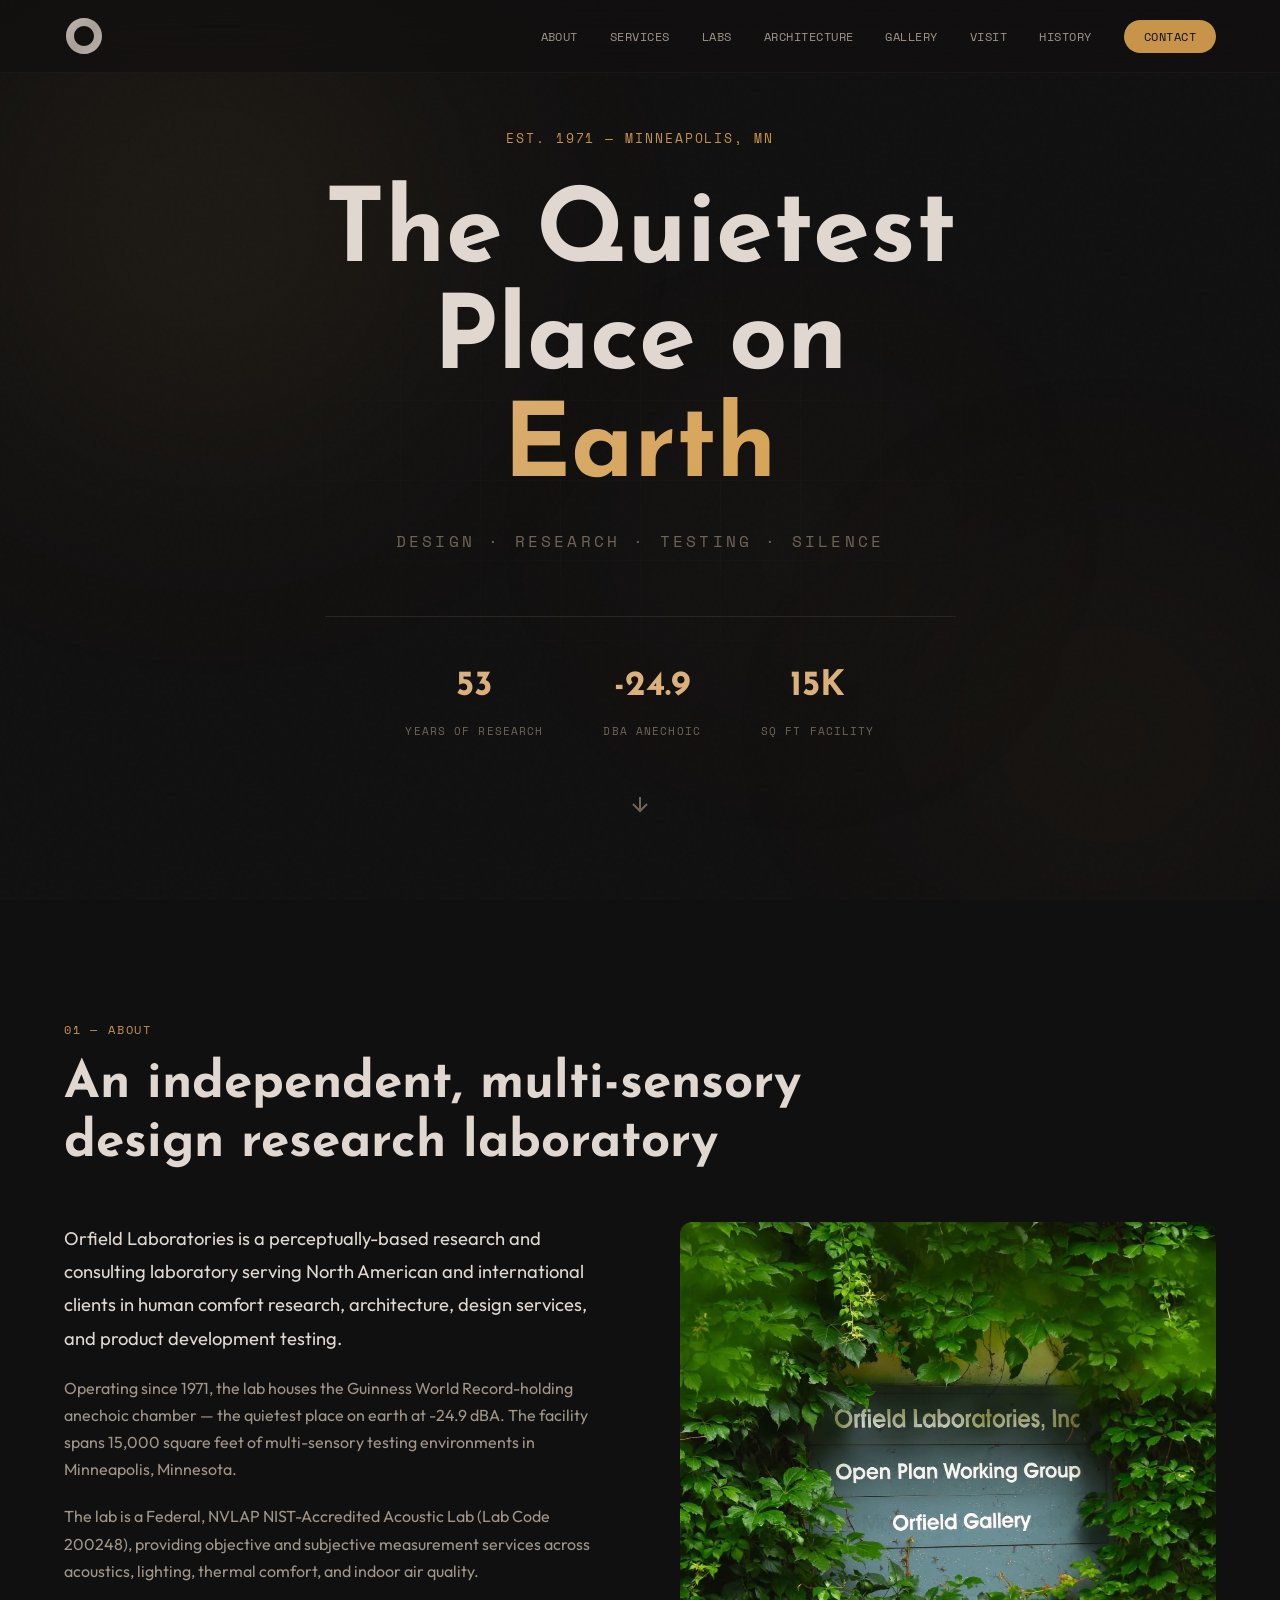
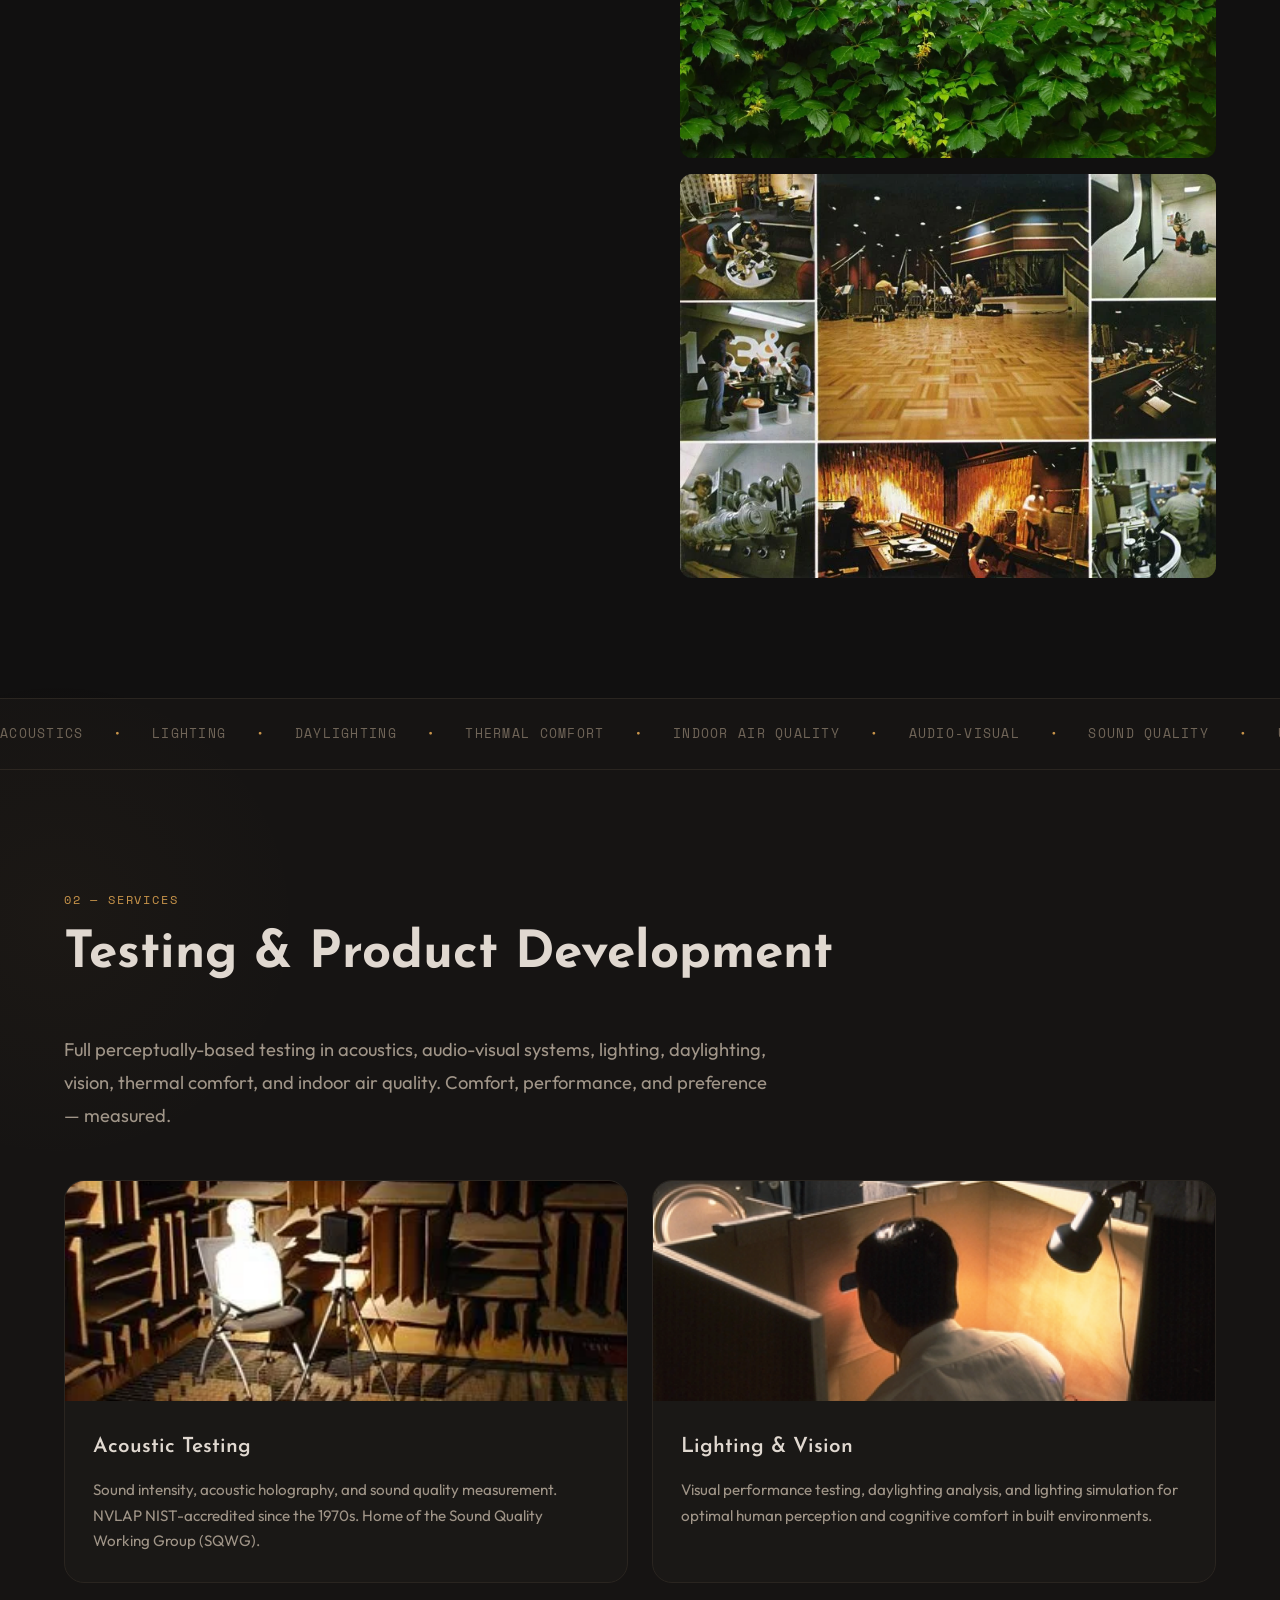
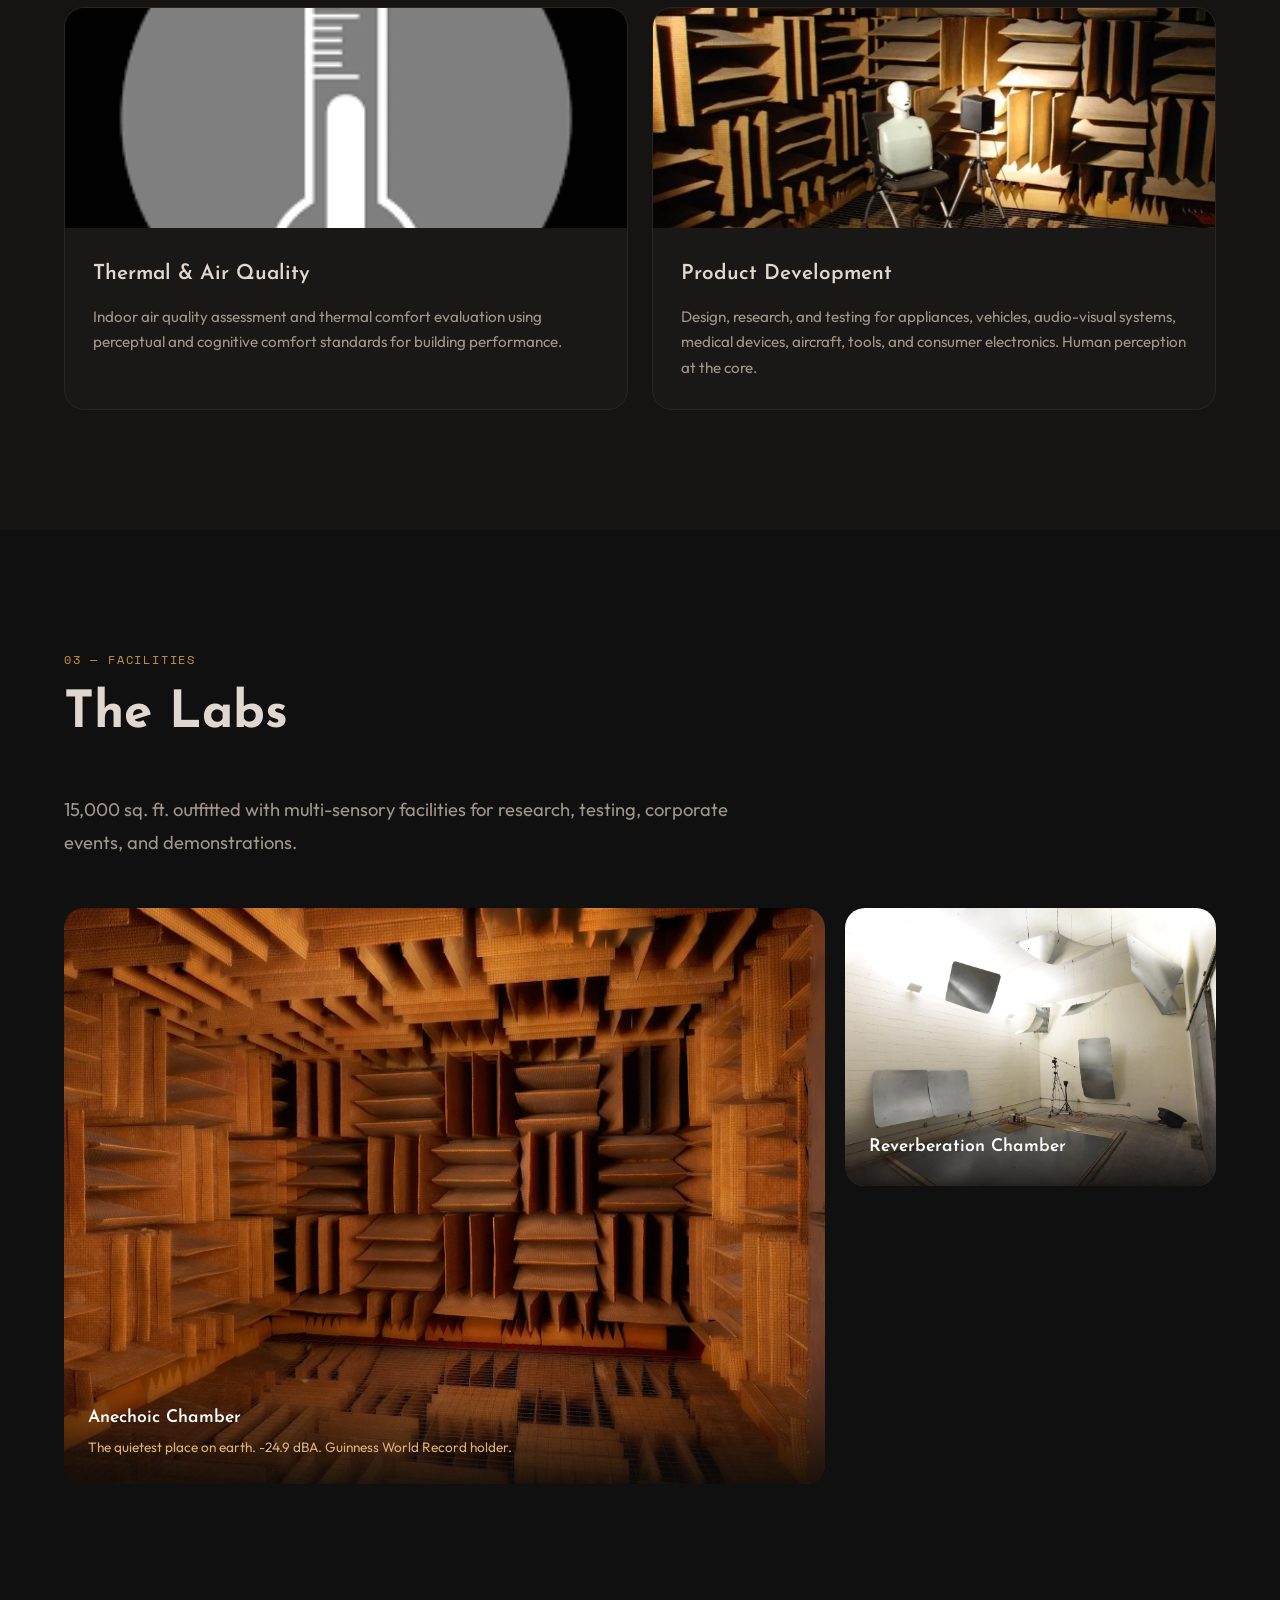
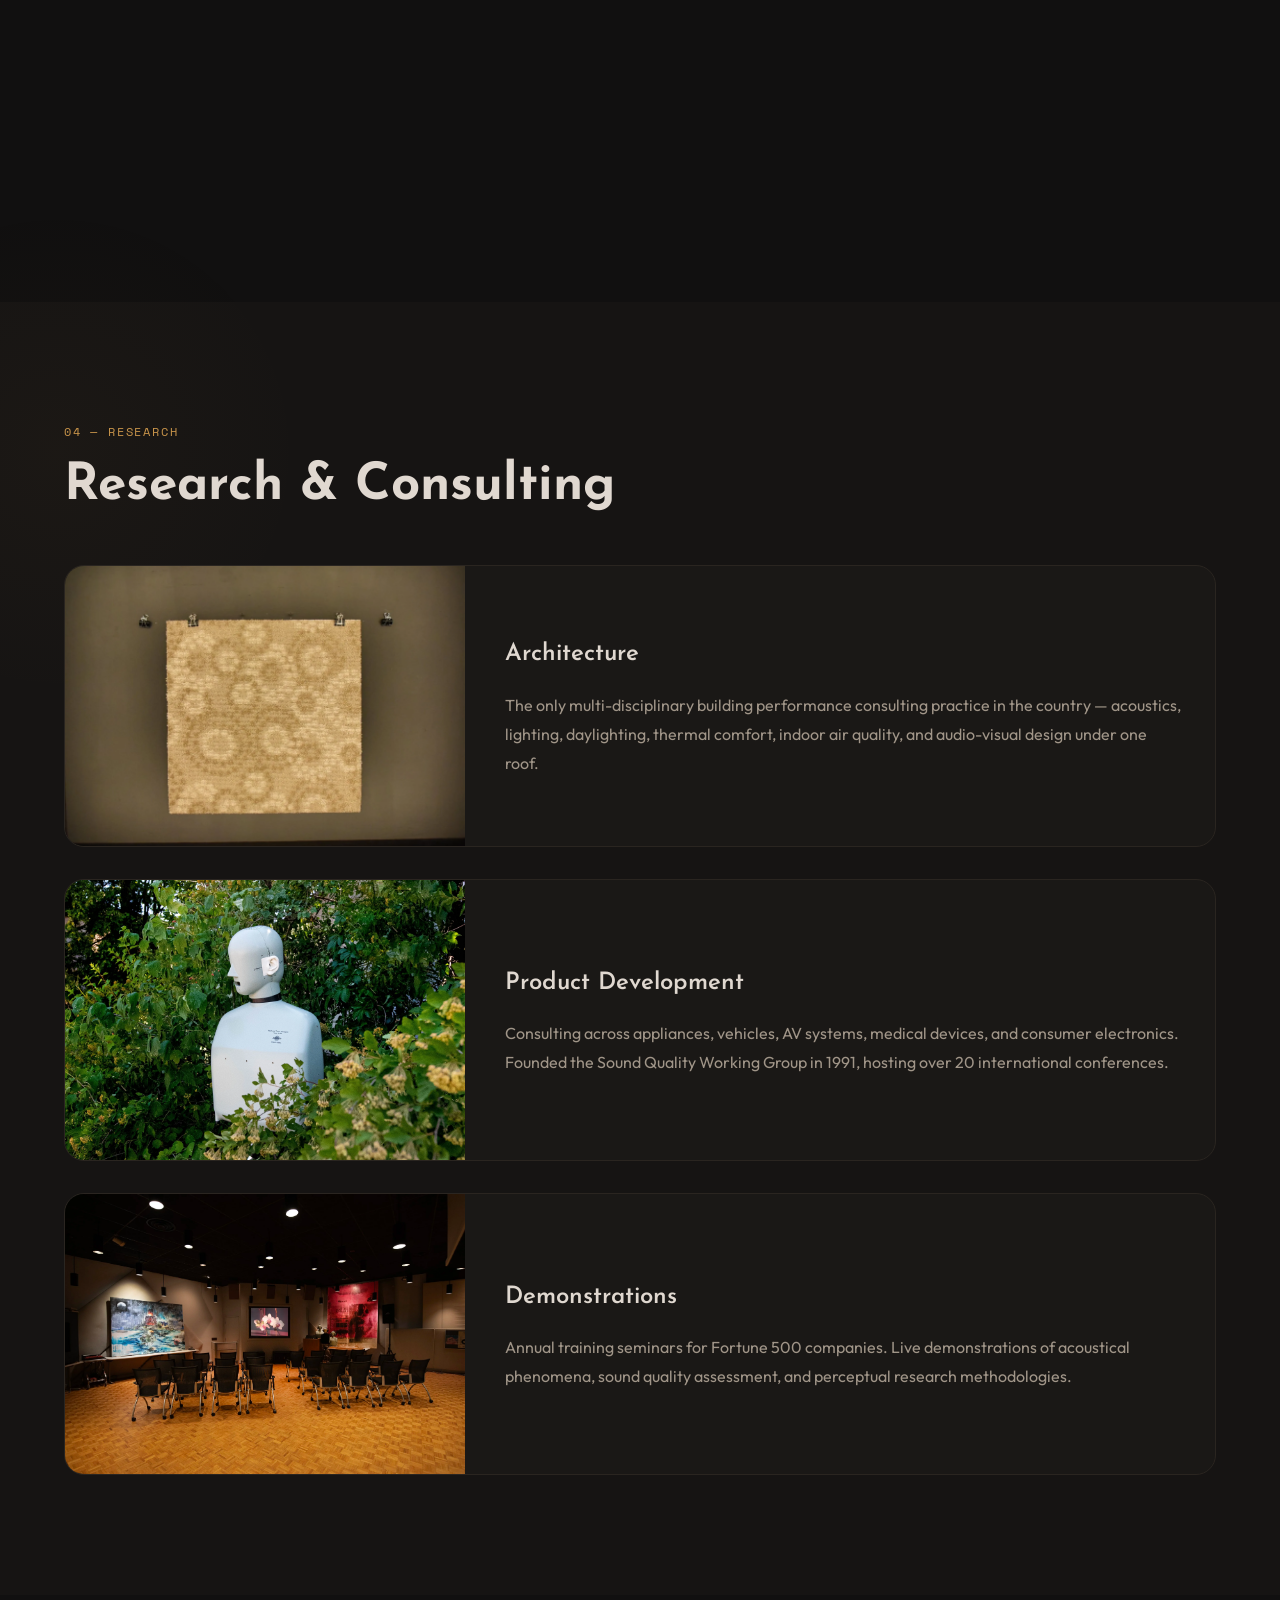
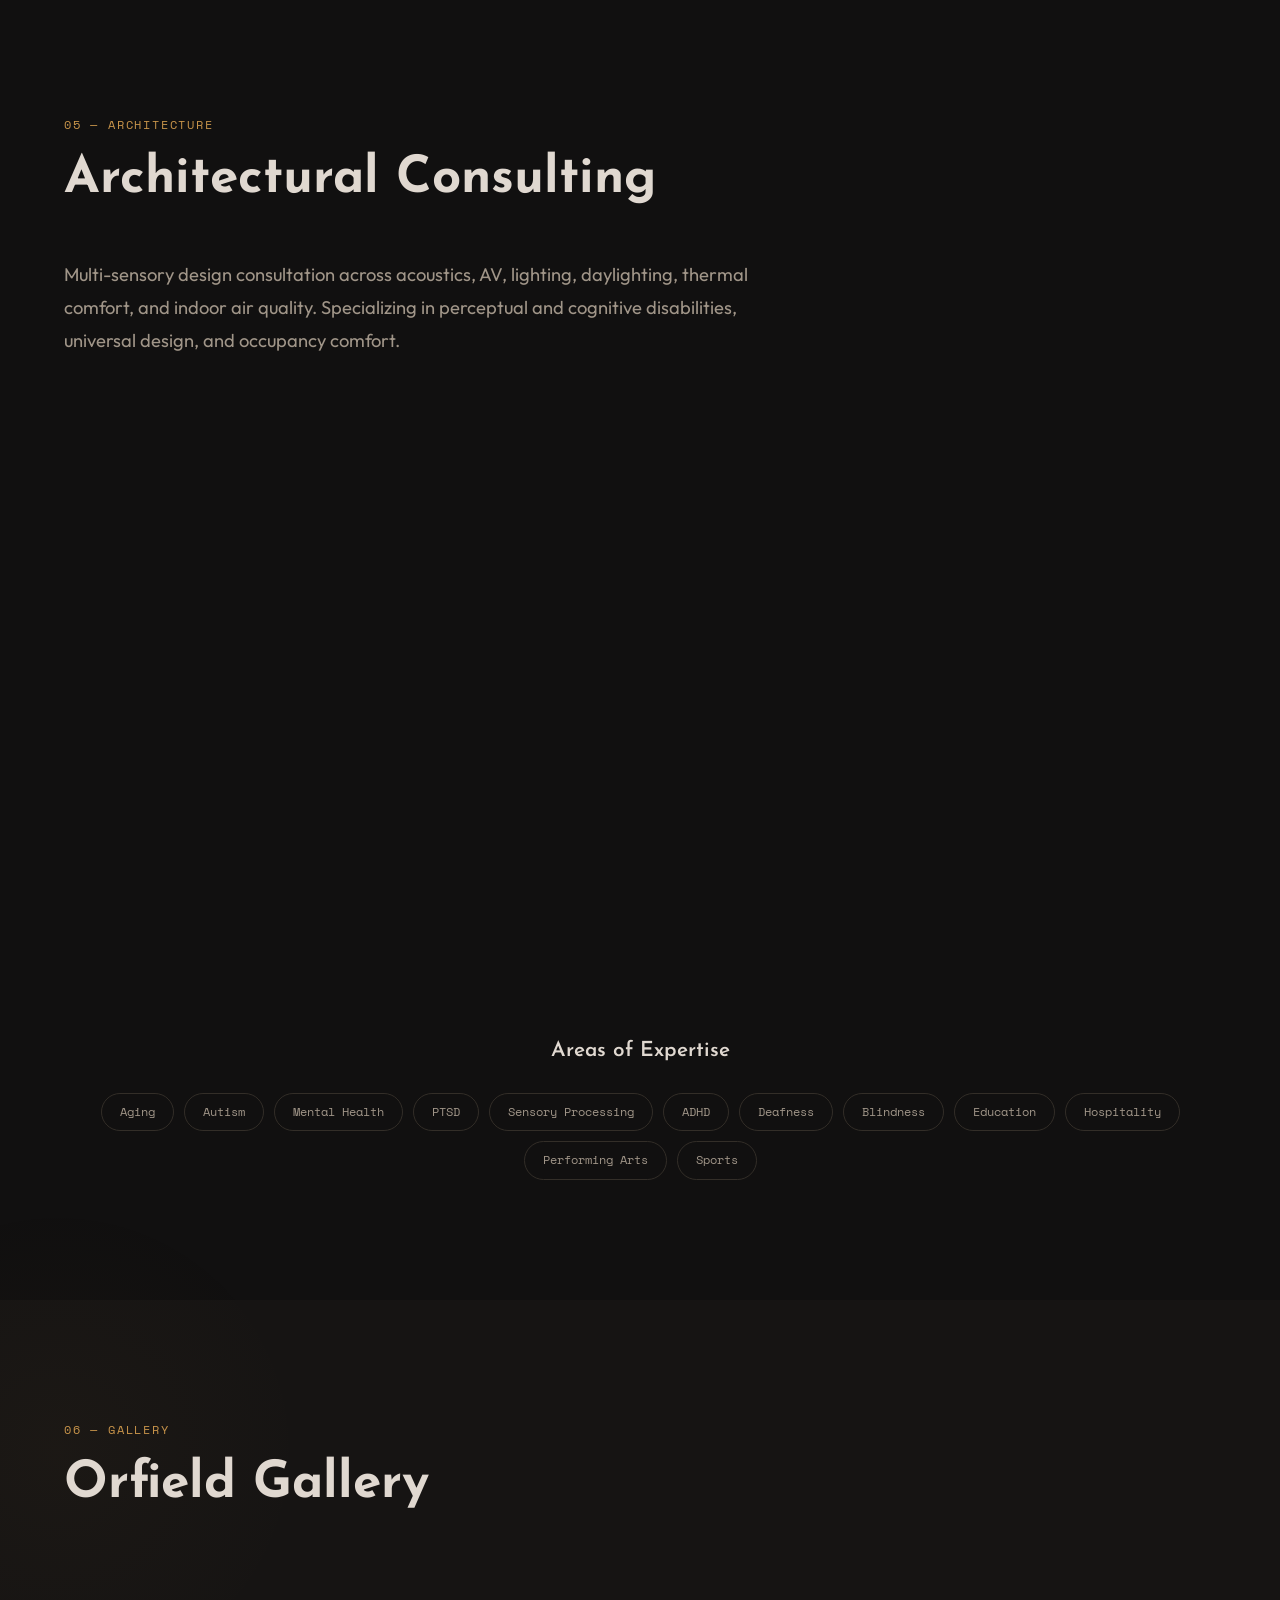
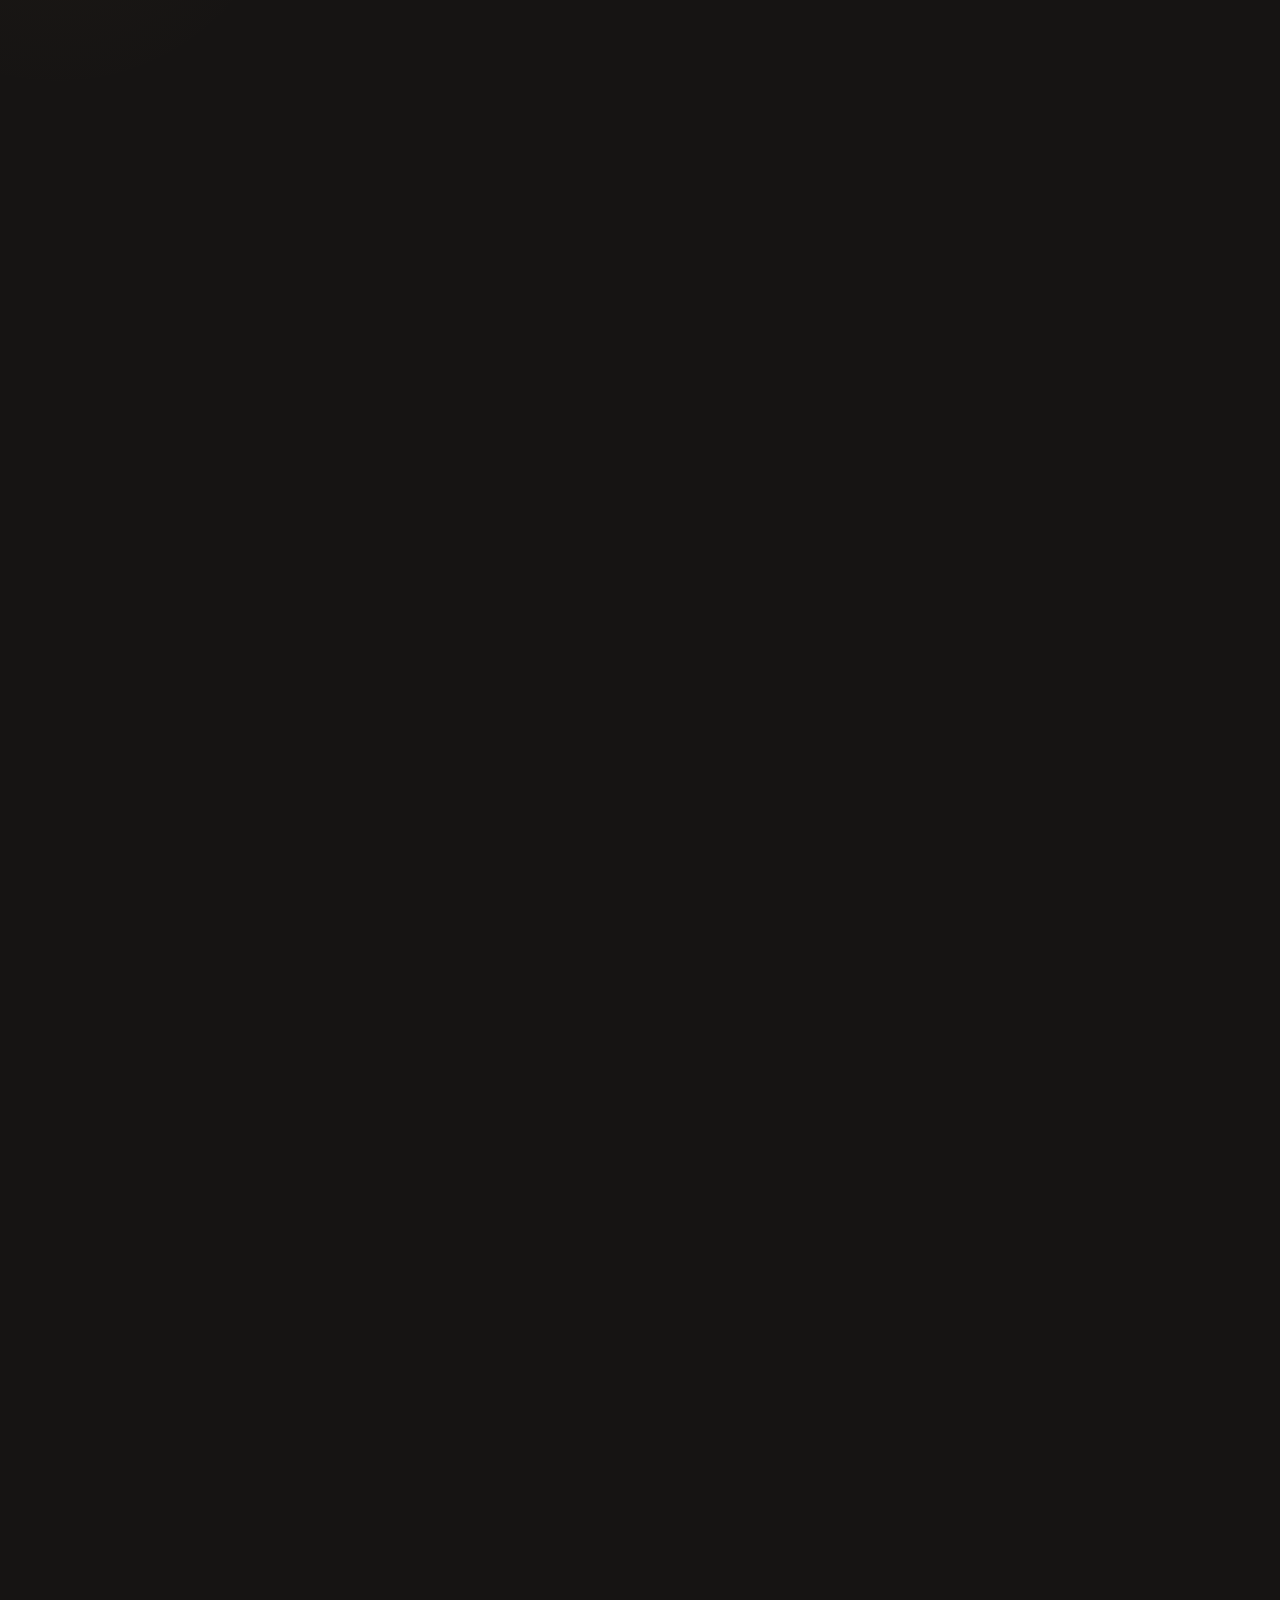
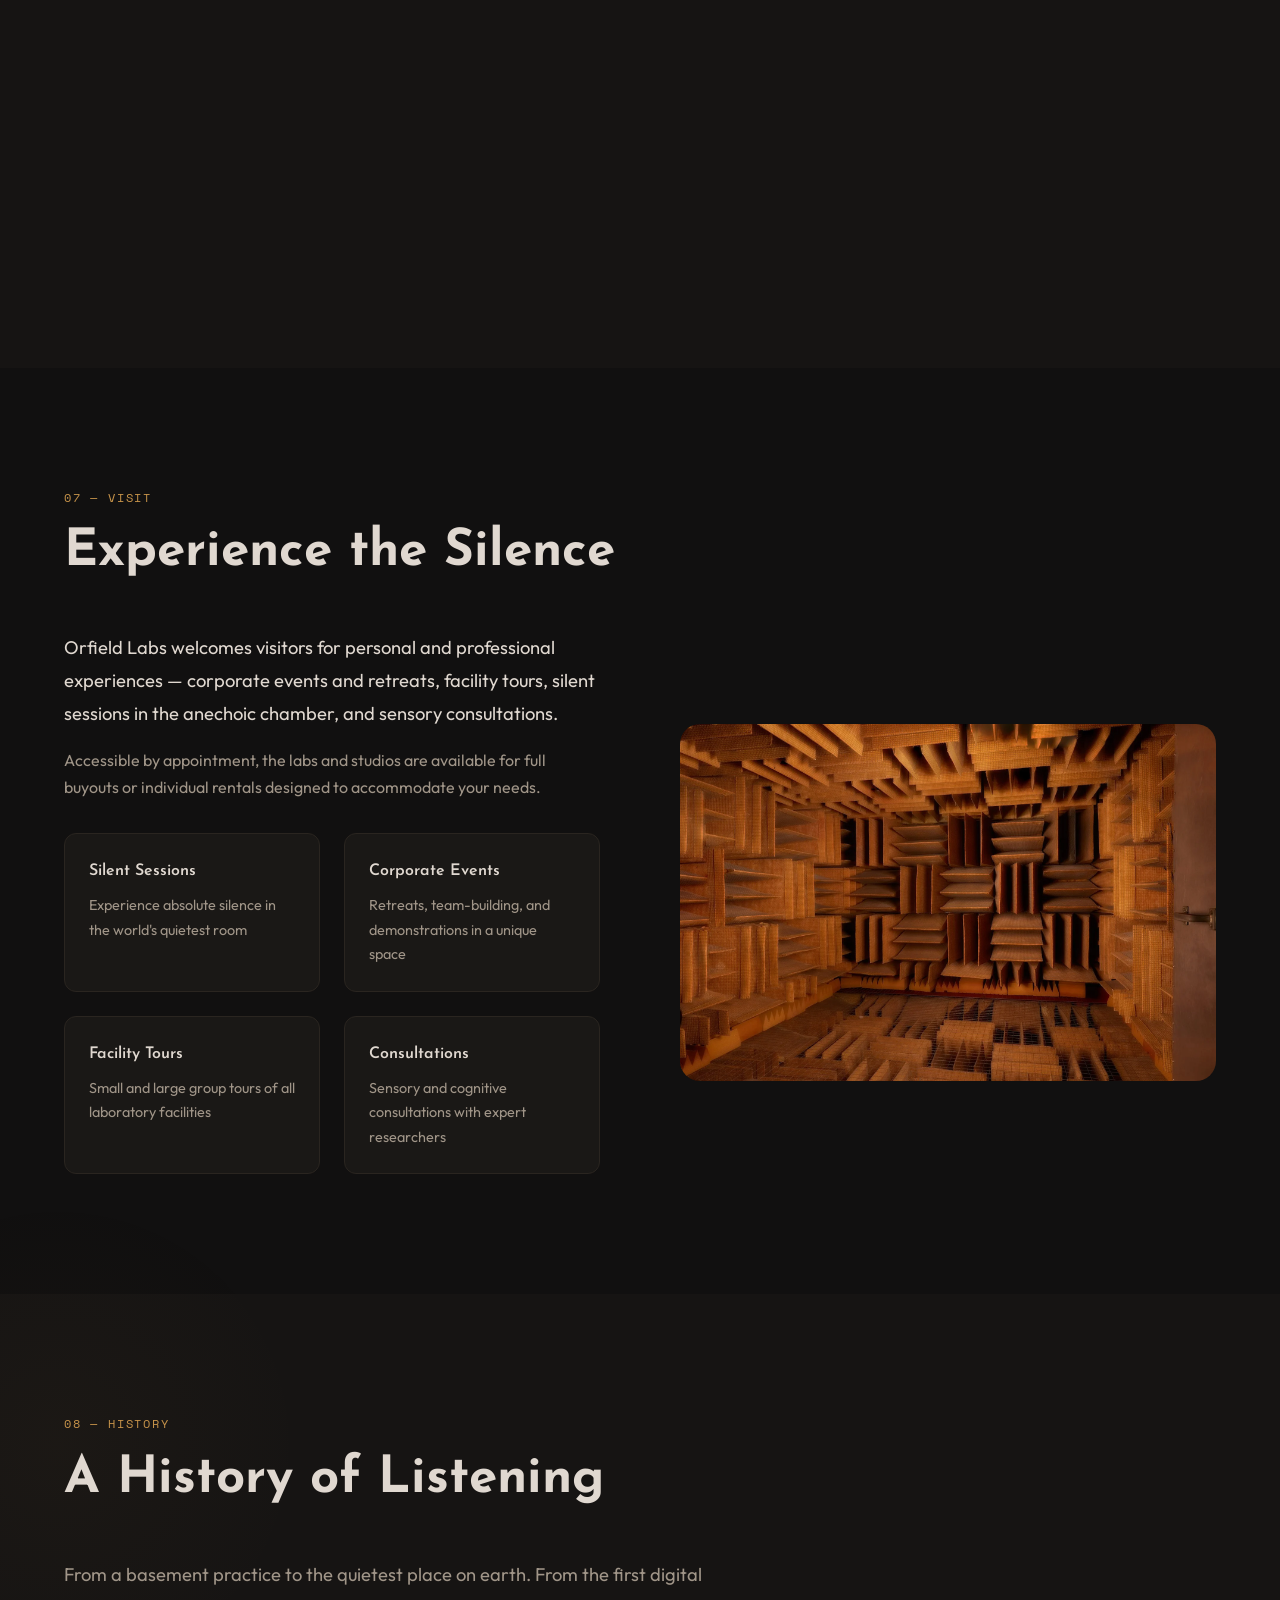
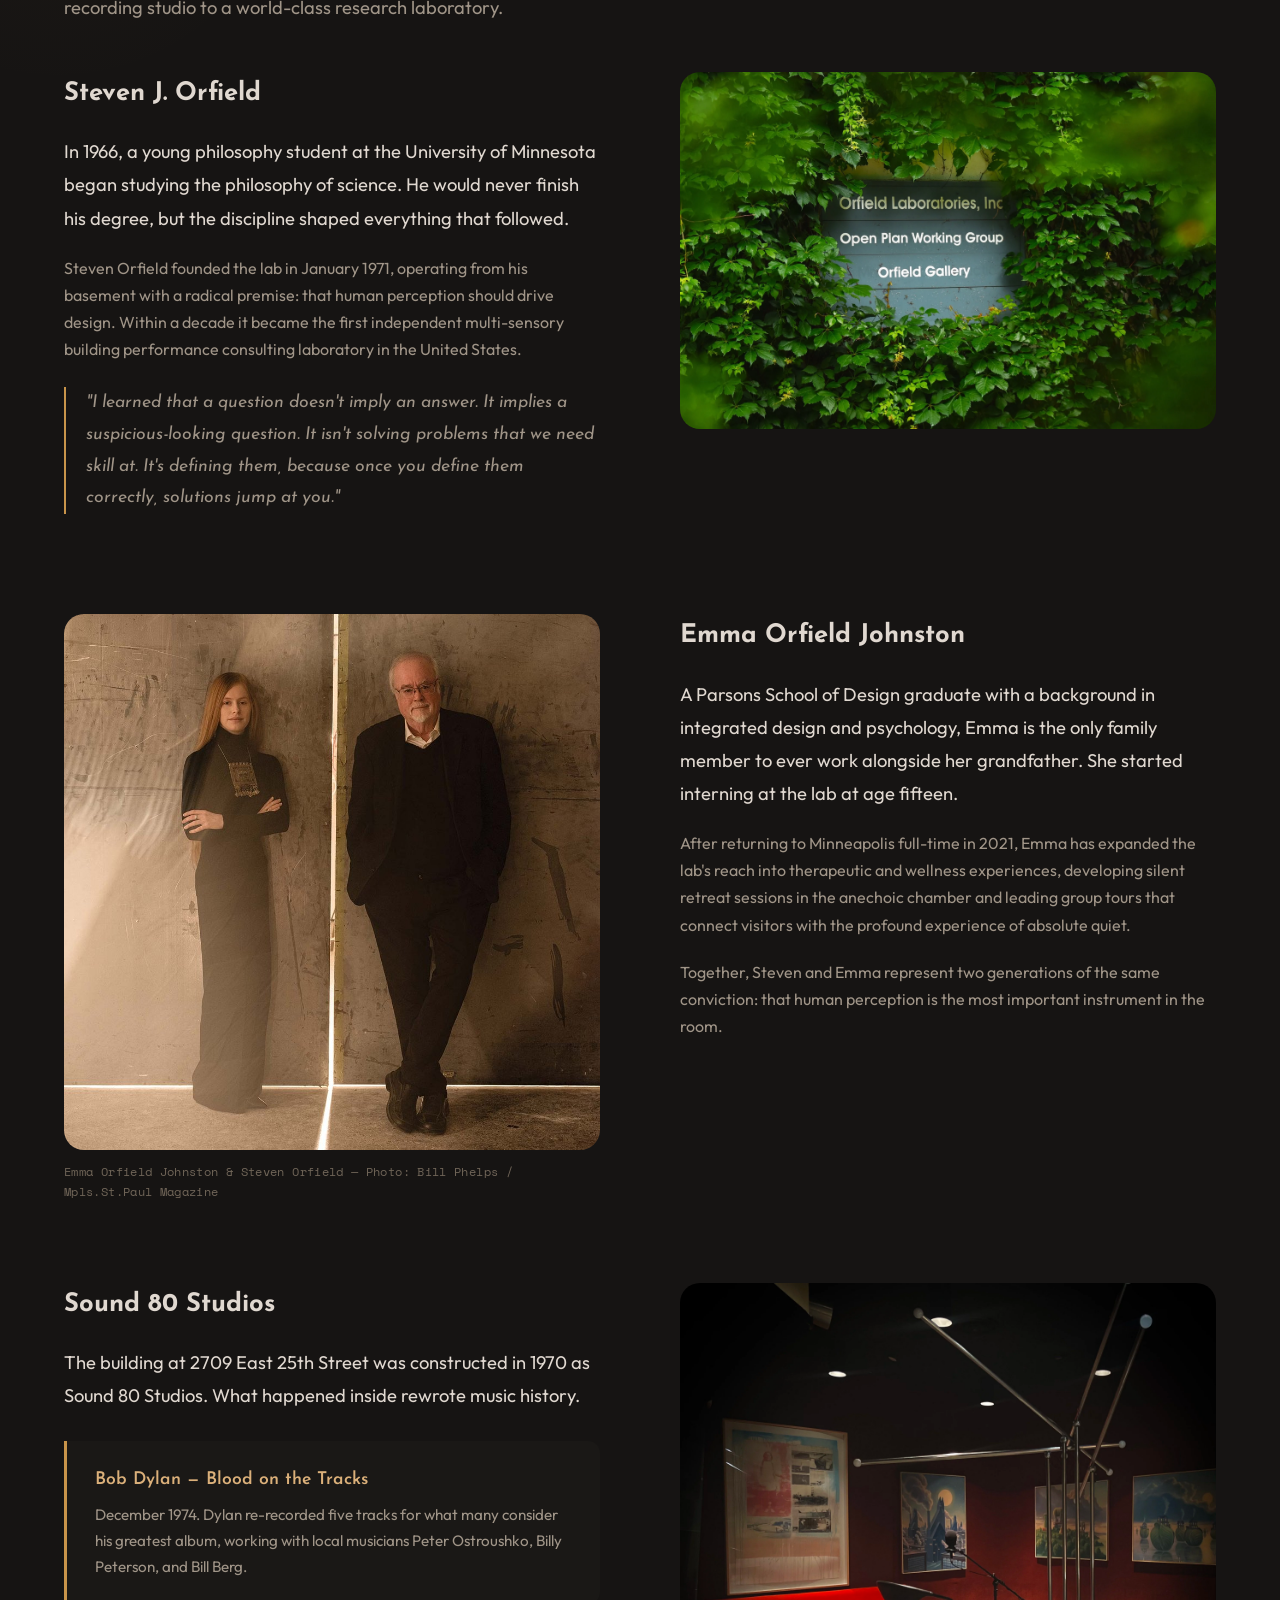
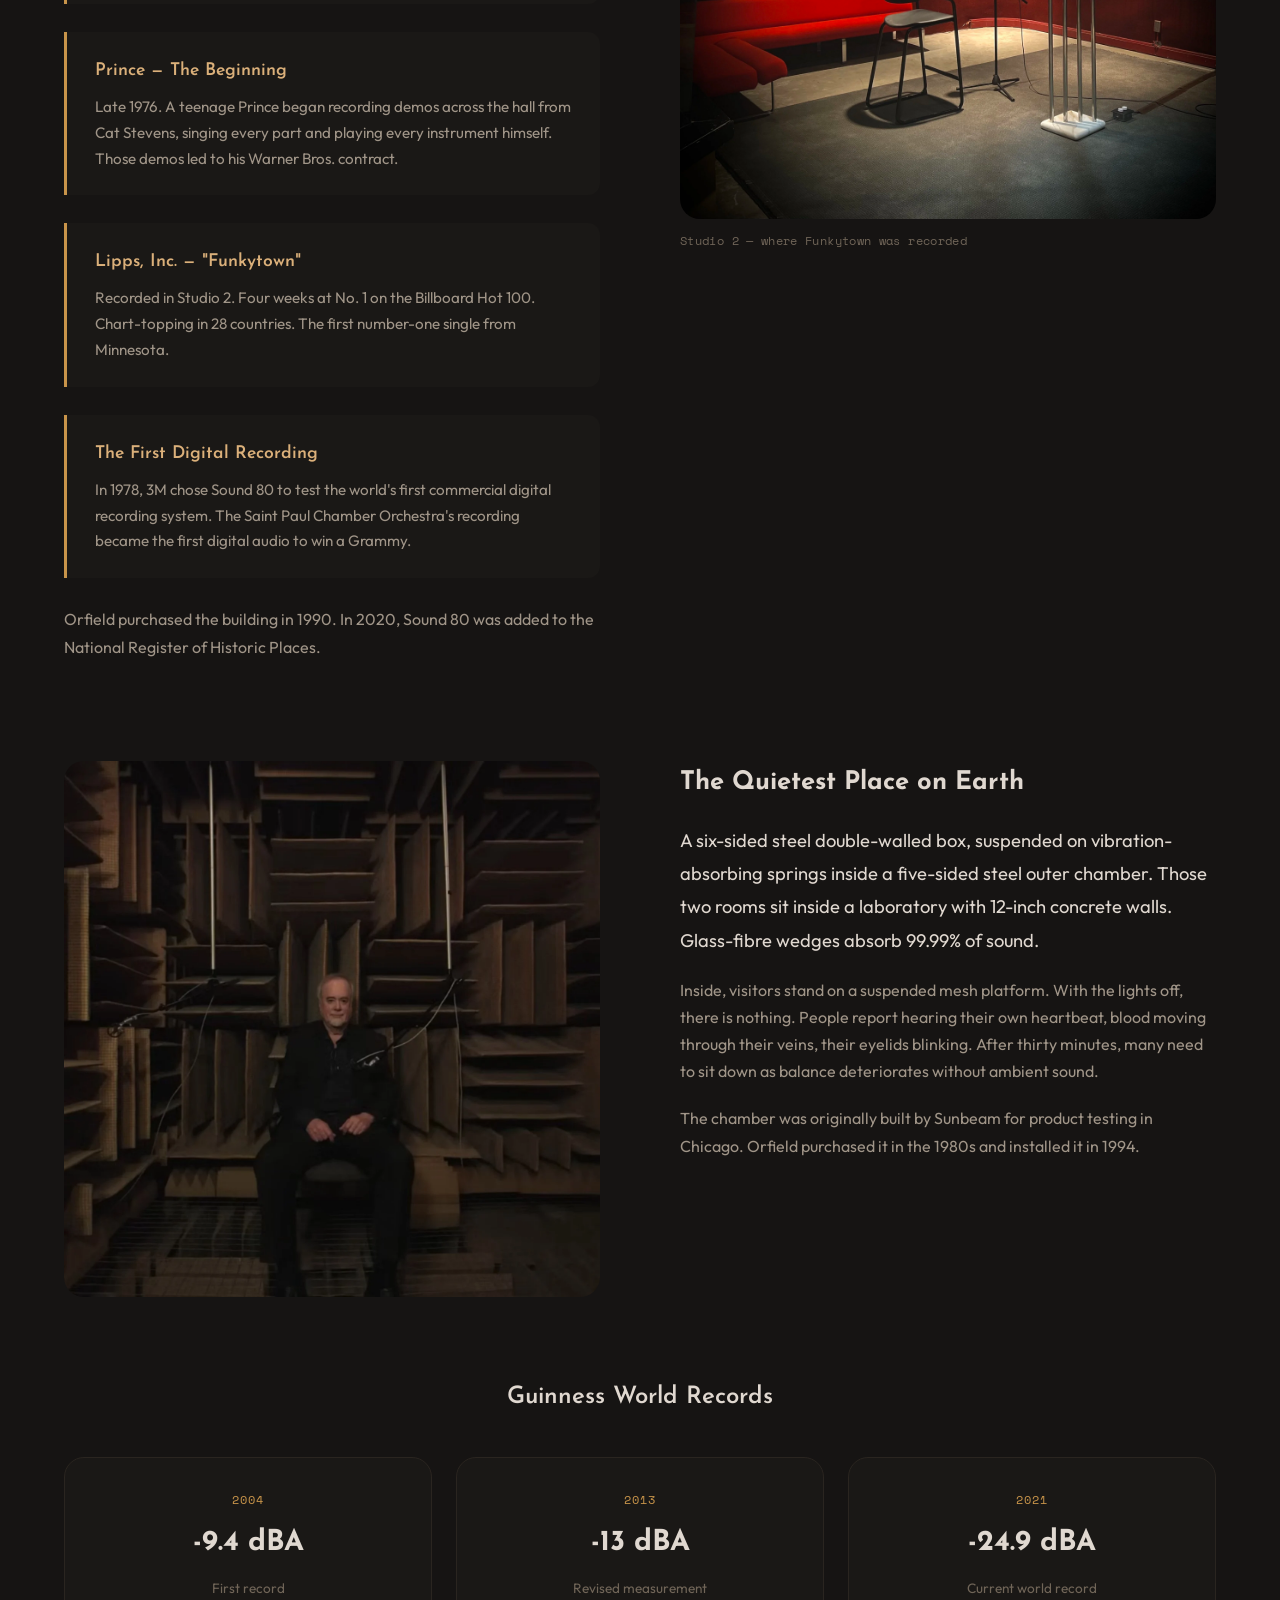
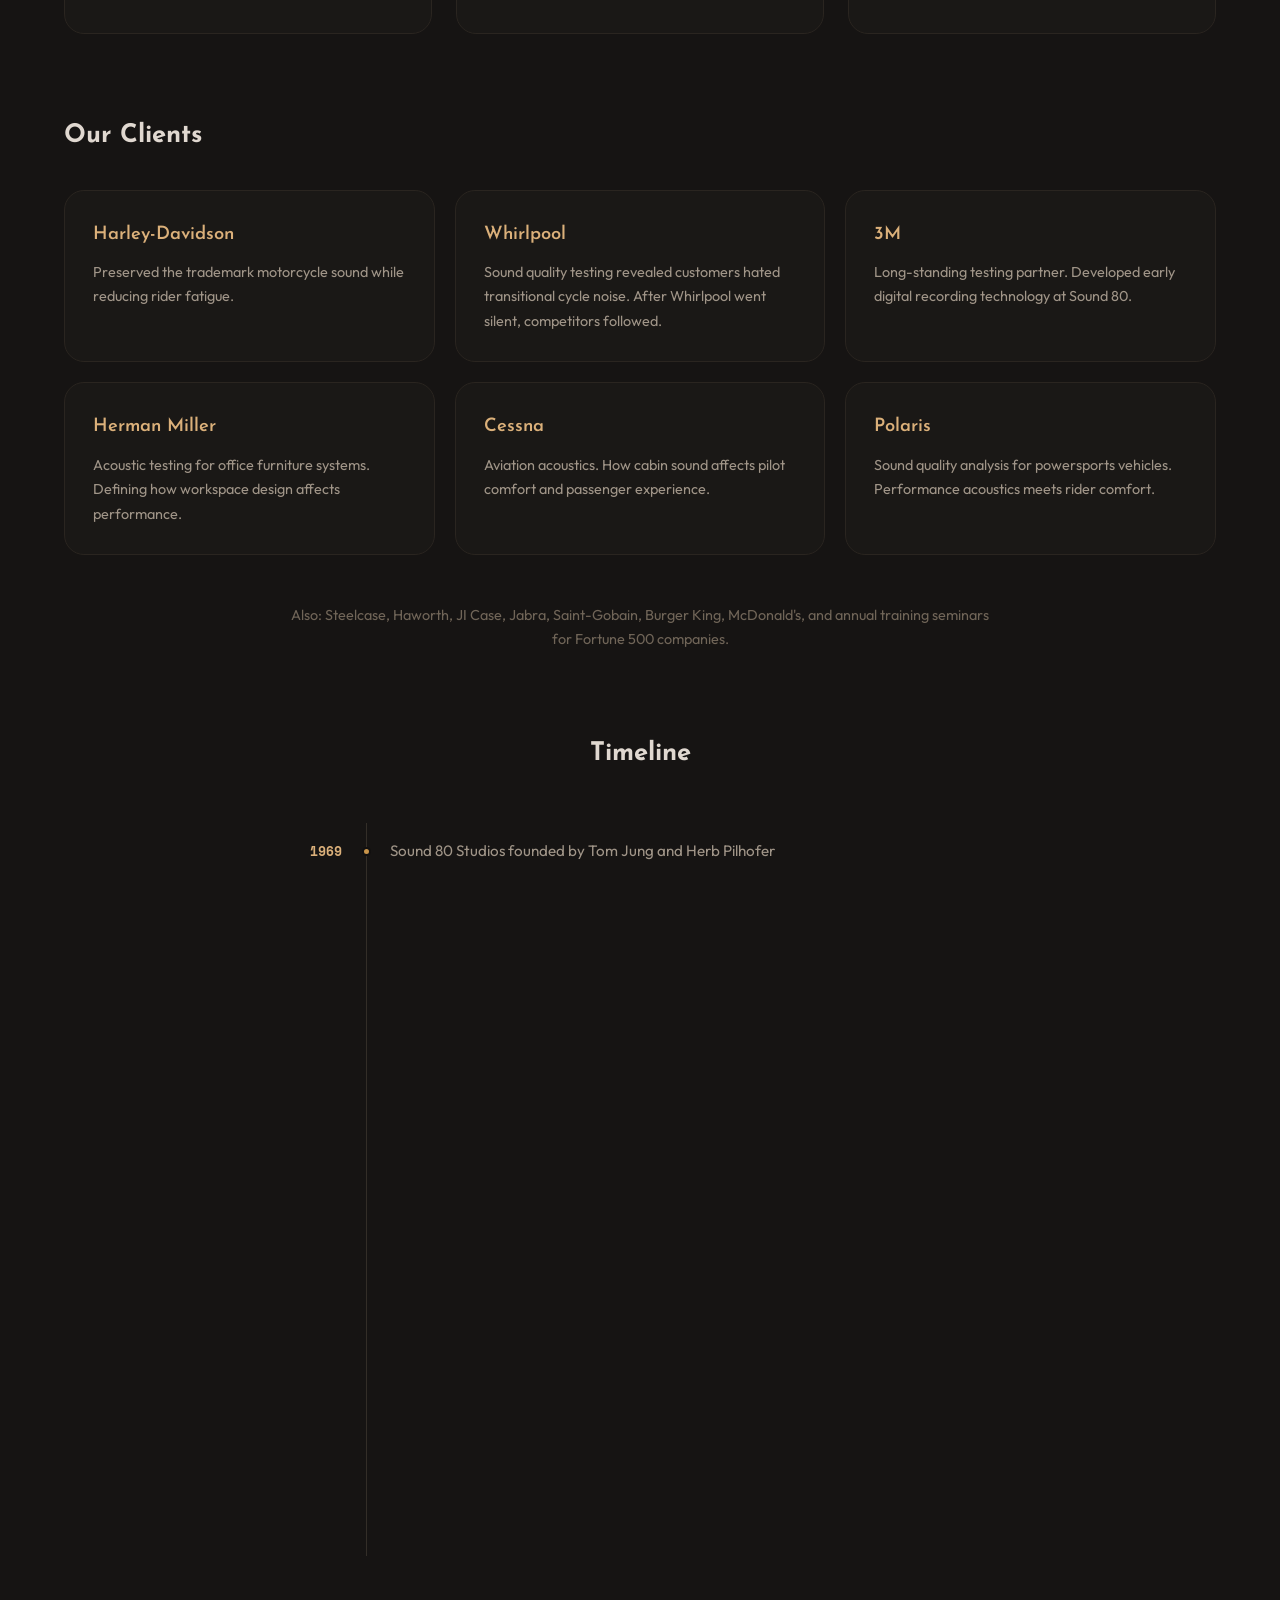
<file: index.html>
<!DOCTYPE html>
<html lang="en">
<head>
  <meta charset="UTF-8">
  <meta name="viewport" content="width=device-width, initial-scale=1.0">
  <title>Orfield Laboratories — The Quietest Place on Earth</title>
  <meta name="description" content="Independent multi-sensory design research and consulting laboratory. Acoustics, lighting, thermal comfort. Minneapolis, MN. Since 1971.">
  <meta property="og:title" content="Orfield Laboratories — The Quietest Place on Earth">
  <meta property="og:description" content="Independent multi-sensory design research and consulting laboratory. Acoustics, lighting, thermal comfort. Minneapolis, MN. Since 1971.">
  <meta property="og:image" content="https://jsundby.github.io/orfield-labs/images/og-image.png">
  <meta property="og:url" content="https://jsundby.github.io/orfield-labs/">
  <meta property="og:type" content="website">
  <meta name="twitter:card" content="summary_large_image">
  <meta name="twitter:title" content="Orfield Laboratories — The Quietest Place on Earth">
  <meta name="twitter:description" content="The quietest place on earth. Design, research, testing, silence. Minneapolis, MN. Since 1971.">
  <meta name="twitter:image" content="https://jsundby.github.io/orfield-labs/images/og-image.png">
  <link rel="preconnect" href="https://fonts.googleapis.com">
  <link rel="preconnect" href="https://fonts.gstatic.com" crossorigin>
  <link href="https://fonts.googleapis.com/css2?family=Josefin+Sans:wght@300;400;500;600;700&family=Outfit:wght@300;400;500;600;700&family=Space+Mono:wght@400;700&display=swap" rel="stylesheet">
  <link rel="stylesheet" href="style.css">
  <link rel="stylesheet" href="history.css">
</head>
<body>

  <!-- Ambient floating light orbs -->
  <div class="ambient-orbs" aria-hidden="true">
    <div class="ambient-orb ambient-orb--1"></div>
    <div class="ambient-orb ambient-orb--2"></div>
    <div class="ambient-orb ambient-orb--3"></div>
  </div>

  <!-- Navigation -->
  <nav class="nav" id="nav">
    <div class="nav-inner">
      <a href="#hero" class="nav-logo">
        <img src="images/logo.svg" alt="Orfield Laboratories" class="logo-img">
      </a>
      <button class="nav-toggle" aria-label="Toggle menu" id="navToggle">
        <span></span><span></span><span></span>
      </button>
      <ul class="nav-links" id="navLinks">
        <li><a href="#about">About</a></li>
        <li><a href="#services">Services</a></li>
        <li><a href="#labs">Labs</a></li>
        <li><a href="#architecture">Architecture</a></li>
        <li><a href="#gallery">Gallery</a></li>
        <li><a href="#visit">Visit</a></li>
        <li><a href="#history">History</a></li>
        <li><a href="#contact" class="nav-cta">Contact</a></li>
      </ul>
    </div>
  </nav>

  <!-- Hero -->
  <header class="hero" id="hero">
    <div class="hero-bg">
      <div class="hero-glow hero-glow--1"></div>
      <div class="hero-glow hero-glow--2"></div>
      <div class="hero-glow hero-glow--3"></div>
      <div class="wave-grid" id="waveGrid"></div>
    </div>
    <div class="hero-content">
      <p class="hero-label">Est. 1971 — Minneapolis, MN</p>
      <h1 class="hero-title">
        <span class="hero-line">The Quietest</span>
        <span class="hero-line">Place on</span>
        <span class="hero-line accent">Earth</span>
      </h1>
      <p class="hero-sub">Design &middot; Research &middot; Testing &middot; Silence</p>
      <div class="hero-stats">
        <div class="stat">
          <span class="stat-value" data-target="53">0</span>
          <span class="stat-label">Years of Research</span>
        </div>
        <div class="stat">
          <span class="stat-value">-24.9</span>
          <span class="stat-label">dBA Anechoic</span>
        </div>
        <div class="stat">
          <span class="stat-value">15K</span>
          <span class="stat-label">Sq Ft Facility</span>
        </div>
      </div>
      <a href="#about" class="hero-arrow" aria-label="Scroll down">
        <svg width="24" height="24" viewBox="0 0 24 24" fill="none" stroke="currentColor" stroke-width="2">
          <path d="M12 5v14M5 12l7 7 7-7"/>
        </svg>
      </a>
    </div>
  </header>

  <!-- About -->
  <section class="section" id="about">
    <div class="container">
      <div class="section-header">
        <span class="section-tag">01 — About</span>
        <h2 class="section-title">An independent, multi-sensory<br>design research laboratory</h2>
      </div>
      <div class="about-grid">
        <div class="about-text">
          <p class="lead">Orfield Laboratories is a perceptually-based research and consulting laboratory serving North American and international clients in human comfort research, architecture, design services, and product development testing.</p>
          <p>Operating since 1971, the lab houses the Guinness World Record-holding anechoic chamber — the quietest place on earth at -24.9 dBA. The facility spans 15,000 square feet of multi-sensory testing environments in Minneapolis, Minnesota.</p>
          <p>The lab is a Federal, NVLAP NIST-Accredited Acoustic Lab (Lab Code 200248), providing objective and subjective measurement services across acoustics, lighting, thermal comfort, and indoor air quality.</p>
        </div>
        <div class="about-images">
          <div class="img-stack">
            <img src="images/about-building.jpg" alt="Orfield Labs building exterior" class="reveal" loading="lazy">
            <img src="images/about-sound80.jpg" alt="Sound 80 Studios, 1973" class="reveal" loading="lazy">
          </div>
        </div>
      </div>
    </div>
  </section>

  <!-- Marquee -->
  <div class="marquee">
    <div class="marquee-track">
      <span>Acoustics</span><span class="dot">●</span>
      <span>Lighting</span><span class="dot">●</span>
      <span>Daylighting</span><span class="dot">●</span>
      <span>Thermal Comfort</span><span class="dot">●</span>
      <span>Indoor Air Quality</span><span class="dot">●</span>
      <span>Audio-Visual</span><span class="dot">●</span>
      <span>Sound Quality</span><span class="dot">●</span>
      <span>Universal Design</span><span class="dot">●</span>
      <span>Acoustics</span><span class="dot">●</span>
      <span>Lighting</span><span class="dot">●</span>
      <span>Daylighting</span><span class="dot">●</span>
      <span>Thermal Comfort</span><span class="dot">●</span>
      <span>Indoor Air Quality</span><span class="dot">●</span>
      <span>Audio-Visual</span><span class="dot">●</span>
      <span>Sound Quality</span><span class="dot">●</span>
      <span>Universal Design</span><span class="dot">●</span>
    </div>
  </div>

  <!-- Services (Testing + Products) -->
  <section class="section section--alt" id="services">
    <div class="container">
      <div class="section-header">
        <span class="section-tag">02 — Services</span>
        <h2 class="section-title">Testing &amp; Product Development</h2>
      </div>
      <p class="section-intro">Full perceptually-based testing in acoustics, audio-visual systems, lighting, daylighting, vision, thermal comfort, and indoor air quality. Comfort, performance, and preference — measured.</p>
      <div class="services-grid">
        <div class="service-card reveal">
          <img src="images/test-acoustic.jpg" alt="Acoustic testing equipment" loading="lazy">
          <div class="service-body">
            <h3>Acoustic Testing</h3>
            <p>Sound intensity, acoustic holography, and sound quality measurement. NVLAP NIST-accredited since the 1970s. Home of the Sound Quality Working Group (SQWG).</p>
          </div>
        </div>
        <div class="service-card reveal">
          <img src="images/test-lighting.png" alt="Lighting testing lab" loading="lazy">
          <div class="service-body">
            <h3>Lighting &amp; Vision</h3>
            <p>Visual performance testing, daylighting analysis, and lighting simulation for optimal human perception and cognitive comfort in built environments.</p>
          </div>
        </div>
        <div class="service-card reveal">
          <img src="images/test-thermal.png" alt="Thermal comfort testing" loading="lazy">
          <div class="service-body">
            <h3>Thermal &amp; Air Quality</h3>
            <p>Indoor air quality assessment and thermal comfort evaluation using perceptual and cognitive comfort standards for building performance.</p>
          </div>
        </div>
        <div class="service-card reveal">
          <img src="images/products-main.jpg" alt="Product development at Orfield Labs" loading="lazy">
          <div class="service-body">
            <h3>Product Development</h3>
            <p>Design, research, and testing for appliances, vehicles, audio-visual systems, medical devices, aircraft, tools, and consumer electronics. Human perception at the core.</p>
          </div>
        </div>
      </div>
    </div>
  </section>

  <!-- Labs -->
  <section class="section" id="labs">
    <div class="container">
      <div class="section-header">
        <span class="section-tag">03 — Facilities</span>
        <h2 class="section-title">The Labs</h2>
      </div>
      <p class="section-intro">15,000 sq. ft. outfitted with multi-sensory facilities for research, testing, corporate events, and demonstrations.</p>
      <div class="labs-grid">
        <div class="lab-card lab-card--featured reveal">
          <img src="images/labs-anechoic.jpg" alt="Anechoic Chamber" loading="lazy">
          <div class="lab-overlay">
            <h3>Anechoic Chamber</h3>
            <p>The quietest place on earth. -24.9 dBA. Guinness World Record holder.</p>
          </div>
        </div>
        <div class="lab-card reveal">
          <img src="images/labs-reverb.jpg" alt="Reverberation Chamber" loading="lazy">
          <div class="lab-overlay">
            <h3>Reverberation Chamber</h3>
          </div>
        </div>
        <div class="lab-card reveal">
          <img src="images/labs-simulation.jpg" alt="Acoustic Simulation Lab" loading="lazy">
          <div class="lab-overlay">
            <h3>Acoustic Simulation Lab</h3>
          </div>
        </div>
        <div class="lab-card reveal">
          <img src="images/labs-lighting.jpg" alt="Lighting Simulation Lab" loading="lazy">
          <div class="lab-overlay">
            <h3>Lighting Simulation Lab</h3>
          </div>
        </div>
        <div class="lab-card reveal">
          <img src="images/labs-visual.png" alt="Visual Performance Lab" loading="lazy">
          <div class="lab-overlay">
            <h3>Visual Performance Lab</h3>
          </div>
        </div>
        <div class="lab-card reveal">
          <img src="images/labs-auditorium.jpg" alt="Studio 1 Auditorium" loading="lazy">
          <div class="lab-overlay">
            <h3>Studio 1 — Auditorium</h3>
          </div>
        </div>
      </div>
    </div>
  </section>

  <!-- Research -->
  <section class="section section--alt" id="research">
    <div class="container">
      <div class="section-header">
        <span class="section-tag">04 — Research</span>
        <h2 class="section-title">Research &amp; Consulting</h2>
      </div>
      <div class="research-grid">
        <div class="research-card reveal">
          <div class="research-img">
            <img src="images/research-arch.jpg" alt="Architectural research" loading="lazy">
          </div>
          <div class="research-body">
            <h3>Architecture</h3>
            <p>The only multi-disciplinary building performance consulting practice in the country — acoustics, lighting, daylighting, thermal comfort, indoor air quality, and audio-visual design under one roof.</p>
          </div>
        </div>
        <div class="research-card reveal">
          <div class="research-img">
            <img src="images/research-product.jpg" alt="Product development research" loading="lazy">
          </div>
          <div class="research-body">
            <h3>Product Development</h3>
            <p>Consulting across appliances, vehicles, AV systems, medical devices, and consumer electronics. Founded the Sound Quality Working Group in 1991, hosting over 20 international conferences.</p>
          </div>
        </div>
        <div class="research-card reveal">
          <div class="research-img">
            <img src="images/research-demos.jpg" alt="Demonstrations and events" loading="lazy">
          </div>
          <div class="research-body">
            <h3>Demonstrations</h3>
            <p>Annual training seminars for Fortune 500 companies. Live demonstrations of acoustical phenomena, sound quality assessment, and perceptual research methodologies.</p>
          </div>
        </div>
      </div>
    </div>
  </section>

  <!-- Architecture -->
  <section class="section" id="architecture">
    <div class="container">
      <div class="section-header">
        <span class="section-tag">05 — Architecture</span>
        <h2 class="section-title">Architectural Consulting</h2>
      </div>
      <p class="section-intro">Multi-sensory design consultation across acoustics, AV, lighting, daylighting, thermal comfort, and indoor air quality. Specializing in perceptual and cognitive disabilities, universal design, and occupancy comfort.</p>
      <div class="arch-grid">
        <div class="arch-card reveal">
          <img src="images/arch-office.jpg" alt="Office and corporate architecture" loading="lazy">
          <span class="arch-label">Office / Corporate</span>
        </div>
        <div class="arch-card reveal">
          <img src="images/arch-healthcare.jpg" alt="Healthcare architecture" loading="lazy">
          <span class="arch-label">Healthcare</span>
        </div>
        <div class="arch-card reveal">
          <img src="images/arch-disabilities.jpg" alt="Universal design for invisible disabilities" loading="lazy">
          <span class="arch-label">Universal Design</span>
        </div>
        <div class="arch-card reveal">
          <img src="images/arch-spiritual.jpg" alt="Spiritual architecture" loading="lazy">
          <span class="arch-label">Spiritual</span>
        </div>
        <div class="arch-card reveal">
          <img src="images/arch-government.jpg" alt="Government architecture" loading="lazy">
          <span class="arch-label">Government</span>
        </div>
        <div class="arch-card reveal">
          <img src="images/arch-arts.jpg" alt="Arts and culture architecture" loading="lazy">
          <span class="arch-label">Arts &amp; Culture</span>
        </div>
        <div class="arch-card reveal">
          <img src="images/arch-landscape.jpg" alt="Therapeutic landscape" loading="lazy">
          <span class="arch-label">Therapeutic Landscape</span>
        </div>
        <div class="arch-card reveal">
          <img src="images/arch-homes.jpg" alt="Residential architecture" loading="lazy">
          <span class="arch-label">Residential</span>
        </div>
      </div>
      <div class="arch-specialties">
        <h3>Areas of Expertise</h3>
        <div class="specialty-tags">
          <span>Aging</span><span>Autism</span><span>Mental Health</span><span>PTSD</span>
          <span>Sensory Processing</span><span>ADHD</span><span>Deafness</span><span>Blindness</span>
          <span>Education</span><span>Hospitality</span><span>Performing Arts</span><span>Sports</span>
        </div>
      </div>
    </div>
  </section>

  <!-- Art Gallery -->
  <section class="section section--alt" id="gallery">
    <div class="container">
      <div class="section-header">
        <span class="section-tag">06 — Gallery</span>
        <h2 class="section-title">Orfield Gallery</h2>
      </div>
      <div class="gallery-masonry">
        <div class="gallery-item reveal">
          <img src="images/art-beam-dissolve.jpeg" alt="Carl Beam — Big Dissolve, 2001" loading="lazy">
          <div class="gallery-caption">Carl Beam — Big Dissolve, 2001</div>
        </div>
        <div class="gallery-item reveal">
          <img src="images/art-beam-mystery.jpg" alt="Carl Beam — Mystery, 2002" loading="lazy">
          <div class="gallery-caption">Carl Beam — Mystery, 2002</div>
        </div>
        <div class="gallery-item reveal">
          <img src="images/art-beam-space.jpeg" alt="Carl Beam — Whose Space is It?, 2001" loading="lazy">
          <div class="gallery-caption">Carl Beam — Whose Space is It?, 2001</div>
        </div>
        <div class="gallery-item reveal">
          <img src="images/art-beam-imagine.jpeg" alt="Carl Beam — Imagine, 2002" loading="lazy">
          <div class="gallery-caption">Carl Beam — Imagine, 2002</div>
        </div>
        <div class="gallery-item reveal">
          <img src="images/art-whitehorse.jpg" alt="Emmi Whitehorse" loading="lazy">
          <div class="gallery-caption">Emmi Whitehorse</div>
        </div>
        <div class="gallery-item reveal">
          <img src="images/art-donovan-1.jpg" alt="Simon Donovan" loading="lazy">
          <div class="gallery-caption">Simon Donovan</div>
        </div>
        <div class="gallery-item reveal">
          <img src="images/art-shelton-sea.jpg" alt="Doug Shelton — The Sea Was Calling" loading="lazy">
          <div class="gallery-caption">Doug Shelton — The Sea Was Calling</div>
        </div>
        <div class="gallery-item reveal">
          <img src="images/art-shelton-smoke.jpg" alt="Doug Shelton — Smoke Dreams" loading="lazy">
          <div class="gallery-caption">Doug Shelton — Smoke Dreams</div>
        </div>
        <div class="gallery-item reveal">
          <img src="images/art-beam-delta.png" alt="Anong Beam — Delta" loading="lazy">
          <div class="gallery-caption">Anong Beam — Delta</div>
        </div>
        <div class="gallery-item reveal">
          <img src="images/art-silence-violence.jpg" alt="Silence is Violence" loading="lazy">
          <div class="gallery-caption">Silence is Violence</div>
        </div>
        <div class="gallery-item reveal">
          <img src="images/art-donovan-2.jpg" alt="Simon Donovan" loading="lazy">
          <div class="gallery-caption">Simon Donovan</div>
        </div>
        <div class="gallery-item reveal">
          <img src="images/art-gallery-1.jpg" alt="Gallery installation view" loading="lazy">
          <div class="gallery-caption">Gallery Installation</div>
        </div>
      </div>
    </div>
  </section>

  <!-- Visit -->
  <section class="section" id="visit">
    <div class="container">
      <div class="section-header">
        <span class="section-tag">07 — Visit</span>
        <h2 class="section-title">Experience the Silence</h2>
      </div>
      <div class="visit-grid">
        <div class="visit-content">
          <p class="lead">Orfield Labs welcomes visitors for personal and professional experiences — corporate events and retreats, facility tours, silent sessions in the anechoic chamber, and sensory consultations.</p>
          <p>Accessible by appointment, the labs and studios are available for full buyouts or individual rentals designed to accommodate your needs.</p>
          <div class="visit-offerings">
            <div class="offering">
              <h4>Silent Sessions</h4>
              <p>Experience absolute silence in the world's quietest room</p>
            </div>
            <div class="offering">
              <h4>Corporate Events</h4>
              <p>Retreats, team-building, and demonstrations in a unique space</p>
            </div>
            <div class="offering">
              <h4>Facility Tours</h4>
              <p>Small and large group tours of all laboratory facilities</p>
            </div>
            <div class="offering">
              <h4>Consultations</h4>
              <p>Sensory and cognitive consultations with expert researchers</p>
            </div>
          </div>
        </div>
        <div class="visit-image">
          <img src="images/about-anechoic.jpg" alt="Inside the anechoic chamber" class="reveal" loading="lazy">
        </div>
      </div>
    </div>
  </section>

  <!-- History -->
  <section class="section section--alt" id="history">
    <div class="container">
      <div class="section-header">
        <span class="section-tag">08 — History</span>
        <h2 class="section-title">A History of Listening</h2>
      </div>
      <p class="section-intro">From a basement practice to the quietest place on earth. From the first digital recording studio to a world-class research laboratory.</p>

      <!-- Origins -->
      <div class="history-block">
        <div class="history-block-text">
          <h3 class="history-heading">Steven J. Orfield</h3>
          <p class="lead">In 1966, a young philosophy student at the University of Minnesota began studying the philosophy of science. He would never finish his degree, but the discipline shaped everything that followed.</p>
          <p>Steven Orfield founded the lab in January 1971, operating from his basement with a radical premise: that human perception should drive design. Within a decade it became the first independent multi-sensory building performance consulting laboratory in the United States.</p>
          <p class="history-quote">"I learned that a question doesn't imply an answer. It implies a suspicious-looking question. It isn't solving problems that we need skill at. It's defining them, because once you define them correctly, solutions jump at you."</p>
        </div>
        <div class="history-block-img">
          <img src="images/labs-facade.jpg" alt="Orfield Laboratories facade" class="reveal" loading="lazy">
        </div>
      </div>

      <!-- Emma & Steven -->
      <div class="history-block history-block--reverse" style="margin-top: 80px;">
        <div class="history-block-text">
          <h3 class="history-heading">Emma Orfield Johnston</h3>
          <p class="lead">A Parsons School of Design graduate with a background in integrated design and psychology, Emma is the only family member to ever work alongside her grandfather. She started interning at the lab at age fifteen.</p>
          <p>After returning to Minneapolis full-time in 2021, Emma has expanded the lab's reach into therapeutic and wellness experiences, developing silent retreat sessions in the anechoic chamber and leading group tours that connect visitors with the profound experience of absolute quiet.</p>
          <p>Together, Steven and Emma represent two generations of the same conviction: that human perception is the most important instrument in the room.</p>
        </div>
        <div class="history-block-img">
          <img src="images/emma-steven-orfield.jpg" alt="Emma Orfield Johnston and Steven Orfield" class="reveal" loading="lazy">
          <span class="img-caption">Emma Orfield Johnston &amp; Steven Orfield — Photo: Bill Phelps / Mpls.St.Paul Magazine</span>
        </div>
      </div>

      <!-- Sound 80 -->
      <div class="history-block" style="margin-top: 80px;">
        <div class="history-block-text">
          <h3 class="history-heading">Sound 80 Studios</h3>
          <p class="lead">The building at 2709 East 25th Street was constructed in 1970 as Sound 80 Studios. What happened inside rewrote music history.</p>
          <div class="history-highlight">
            <h3>Bob Dylan — Blood on the Tracks</h3>
            <p>December 1974. Dylan re-recorded five tracks for what many consider his greatest album, working with local musicians Peter Ostroushko, Billy Peterson, and Bill Berg.</p>
          </div>
          <div class="history-highlight">
            <h3>Prince — The Beginning</h3>
            <p>Late 1976. A teenage Prince began recording demos across the hall from Cat Stevens, singing every part and playing every instrument himself. Those demos led to his Warner Bros. contract.</p>
          </div>
          <div class="history-highlight">
            <h3>Lipps, Inc. — "Funkytown"</h3>
            <p>Recorded in Studio 2. Four weeks at No. 1 on the Billboard Hot 100. Chart-topping in 28 countries. The first number-one single from Minnesota.</p>
          </div>
          <div class="history-highlight">
            <h3>The First Digital Recording</h3>
            <p>In 1978, 3M chose Sound 80 to test the world's first commercial digital recording system. The Saint Paul Chamber Orchestra's recording became the first digital audio to win a Grammy.</p>
          </div>
          <p>Orfield purchased the building in 1990. In 2020, Sound 80 was added to the National Register of Historic Places.</p>
        </div>
        <div class="history-block-img">
          <img src="images/labs-studio2.jpg" alt="Sound 80 Studio 2" class="reveal" loading="lazy">
          <span class="img-caption">Studio 2 — where Funkytown was recorded</span>
        </div>
      </div>

      <!-- Chamber -->
      <div class="history-block history-block--reverse" style="margin-top: 80px;">
        <div class="history-block-text">
          <h3 class="history-heading">The Quietest Place on Earth</h3>
          <p class="lead">A six-sided steel double-walled box, suspended on vibration-absorbing springs inside a five-sided steel outer chamber. Those two rooms sit inside a laboratory with 12-inch concrete walls. Glass-fibre wedges absorb 99.99% of sound.</p>
          <p>Inside, visitors stand on a suspended mesh platform. With the lights off, there is nothing. People report hearing their own heartbeat, blood moving through their veins, their eyelids blinking. After thirty minutes, many need to sit down as balance deteriorates without ambient sound.</p>
          <p>The chamber was originally built by Sunbeam for product testing in Chicago. Orfield purchased it in the 1980s and installed it in 1994.</p>
        </div>
        <div class="history-block-img">
          <img src="images/about-media.jpg" alt="Steven Orfield inside the anechoic chamber" class="reveal" loading="lazy">
        </div>
      </div>

      <!-- Records -->
      <div class="records-timeline">
        <h3>Guinness World Records</h3>
        <div class="record-steps">
          <div class="record reveal">
            <span class="record-year">2004</span>
            <span class="record-value">-9.4 dBA</span>
            <span class="record-note">First record</span>
          </div>
          <div class="record reveal">
            <span class="record-year">2013</span>
            <span class="record-value">-13 dBA</span>
            <span class="record-note">Revised measurement</span>
          </div>
          <div class="record reveal">
            <span class="record-year">2021</span>
            <span class="record-value">-24.9 dBA</span>
            <span class="record-note">Current world record</span>
          </div>
        </div>
      </div>

      <!-- Clients -->
      <div style="margin-top: 80px;">
        <h3 class="history-heading">Our Clients</h3>
        <div class="clients-grid" style="margin-top: 32px;">
          <div class="client-card reveal">
            <h4>Harley-Davidson</h4>
            <p>Preserved the trademark motorcycle sound while reducing rider fatigue.</p>
          </div>
          <div class="client-card reveal">
            <h4>Whirlpool</h4>
            <p>Sound quality testing revealed customers hated transitional cycle noise. After Whirlpool went silent, competitors followed.</p>
          </div>
          <div class="client-card reveal">
            <h4>3M</h4>
            <p>Long-standing testing partner. Developed early digital recording technology at Sound 80.</p>
          </div>
          <div class="client-card reveal">
            <h4>Herman Miller</h4>
            <p>Acoustic testing for office furniture systems. Defining how workspace design affects performance.</p>
          </div>
          <div class="client-card reveal">
            <h4>Cessna</h4>
            <p>Aviation acoustics. How cabin sound affects pilot comfort and passenger experience.</p>
          </div>
          <div class="client-card reveal">
            <h4>Polaris</h4>
            <p>Sound quality analysis for powersports vehicles. Performance acoustics meets rider comfort.</p>
          </div>
        </div>
        <div class="clients-also">
          <p>Also: Steelcase, Haworth, JI Case, Jabra, Saint-Gobain, Burger King, McDonald's, and annual training seminars for Fortune 500 companies.</p>
        </div>
      </div>

      <!-- Timeline -->
      <div style="margin-top: 80px;">
        <h3 class="history-heading" style="text-align: center;">Timeline</h3>
        <div class="timeline">
          <div class="tl-item reveal"><span class="tl-year">1969</span><span class="tl-text">Sound 80 Studios founded by Tom Jung and Herb Pilhofer</span></div>
          <div class="tl-item reveal"><span class="tl-year">1971</span><span class="tl-text">Steven Orfield founds Orfield Laboratories from his basement</span></div>
          <div class="tl-item reveal"><span class="tl-year">1974</span><span class="tl-text">Bob Dylan records Blood on the Tracks at Sound 80</span></div>
          <div class="tl-item reveal"><span class="tl-year">1976</span><span class="tl-text">Prince begins recording demos at Sound 80</span></div>
          <div class="tl-item reveal"><span class="tl-year">1978</span><span class="tl-text">First commercial digital recording — Grammy-winning</span></div>
          <div class="tl-item reveal"><span class="tl-year">1979</span><span class="tl-text">"Funkytown" recorded in Studio 2</span></div>
          <div class="tl-item reveal"><span class="tl-year">1990</span><span class="tl-text">Orfield purchases the Sound 80 building</span></div>
          <div class="tl-item reveal"><span class="tl-year">1991</span><span class="tl-text">Founded the Sound Quality Working Group</span></div>
          <div class="tl-item reveal"><span class="tl-year">1994</span><span class="tl-text">Anechoic chamber installed</span></div>
          <div class="tl-item reveal"><span class="tl-year">2004</span><span class="tl-text">First Guinness World Record: -9.4 dBA</span></div>
          <div class="tl-item reveal"><span class="tl-year">2006</span><span class="tl-text">Begins $2M disability design research program</span></div>
          <div class="tl-item reveal"><span class="tl-year">2020</span><span class="tl-text">Sound 80 added to National Register of Historic Places</span></div>
          <div class="tl-item reveal"><span class="tl-year">2021</span><span class="tl-text">Reclaims Guinness record at -24.9 dBA</span></div>
        </div>
      </div>
    </div>
  </section>

  <!-- Contact -->
  <section class="section" id="contact">
    <div class="container">
      <div class="section-header">
        <span class="section-tag">08 — Contact</span>
        <h2 class="section-title">Get in Touch</h2>
      </div>
      <div class="contact-grid">
        <div class="contact-info">
          <div class="contact-block">
            <h4>Address</h4>
            <p>2709 East 25th Street<br>Minneapolis, MN 55406</p>
          </div>
          <div class="contact-block">
            <h4>Phone</h4>
            <p><a href="tel:+16127212455">1-612-721-2455</a></p>
          </div>
          <div class="contact-block">
            <h4>Email</h4>
            <p><a href="mailto:info@orfieldlabs.com">info@orfieldlabs.com</a></p>
          </div>
        </div>
        <div class="contact-map">
          <iframe
            src="https://www.google.com/maps/embed?pb=!1m18!1m12!1m3!1d2825.0!2d-93.2346!3d44.9577!2m3!1f0!2f0!3f0!3m2!1i1024!2i768!4f13.1!3m3!1m2!1s0x87f62d4e2b6b4c1d%3A0x5f5f5f5f5f5f5f5f!2s2709%20E%2025th%20St%2C%20Minneapolis%2C%20MN%2055406!5e0!3m2!1sen!2sus!4v1700000000000"
            width="100%" height="300" style="border:0; border-radius: var(--radius-lg); filter: invert(0.9) hue-rotate(180deg) saturate(0.3) brightness(0.8);"
            allowfullscreen="" loading="lazy" referrerpolicy="no-referrer-when-downgrade"
            title="Orfield Laboratories location">
          </iframe>
        </div>
      </div>
    </div>
  </section>

  <!-- Footer -->
  <footer class="footer">
    <div class="container footer-inner">
      <div class="footer-brand">
        <img src="images/logo.svg" alt="Orfield Laboratories" class="footer-logo">
        <p>&copy; 2024 Orfield Laboratories, Inc.</p>
      </div>
      <div class="footer-links">
        <a href="#about">About</a>
        <a href="#services">Services</a>
        <a href="#labs">Labs</a>
        <a href="#architecture">Architecture</a>
        <a href="#gallery">Gallery</a>
        <a href="#visit">Visit</a>
        <a href="#history">History</a>
        <a href="#contact">Contact</a>
      </div>
    </div>
  </footer>

  <script src="script.js"></script>
</body>
</html>
</file>
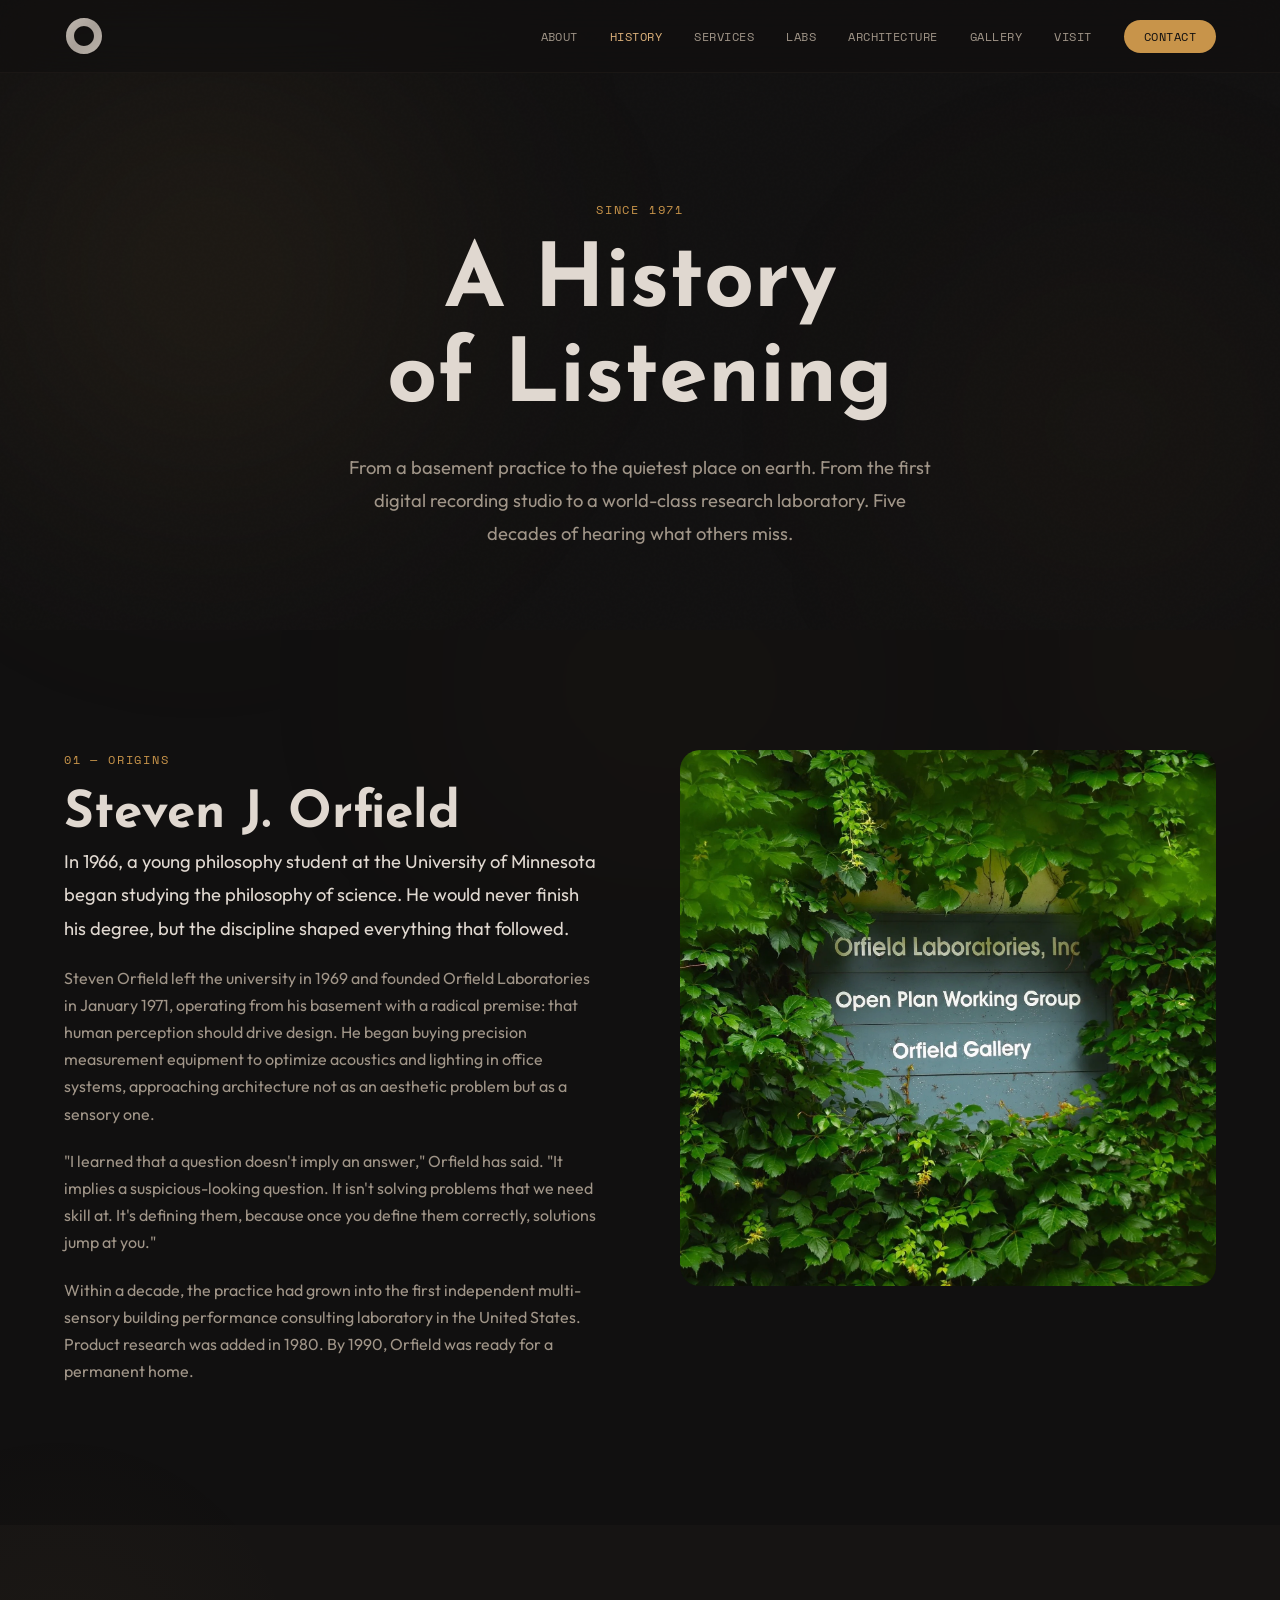
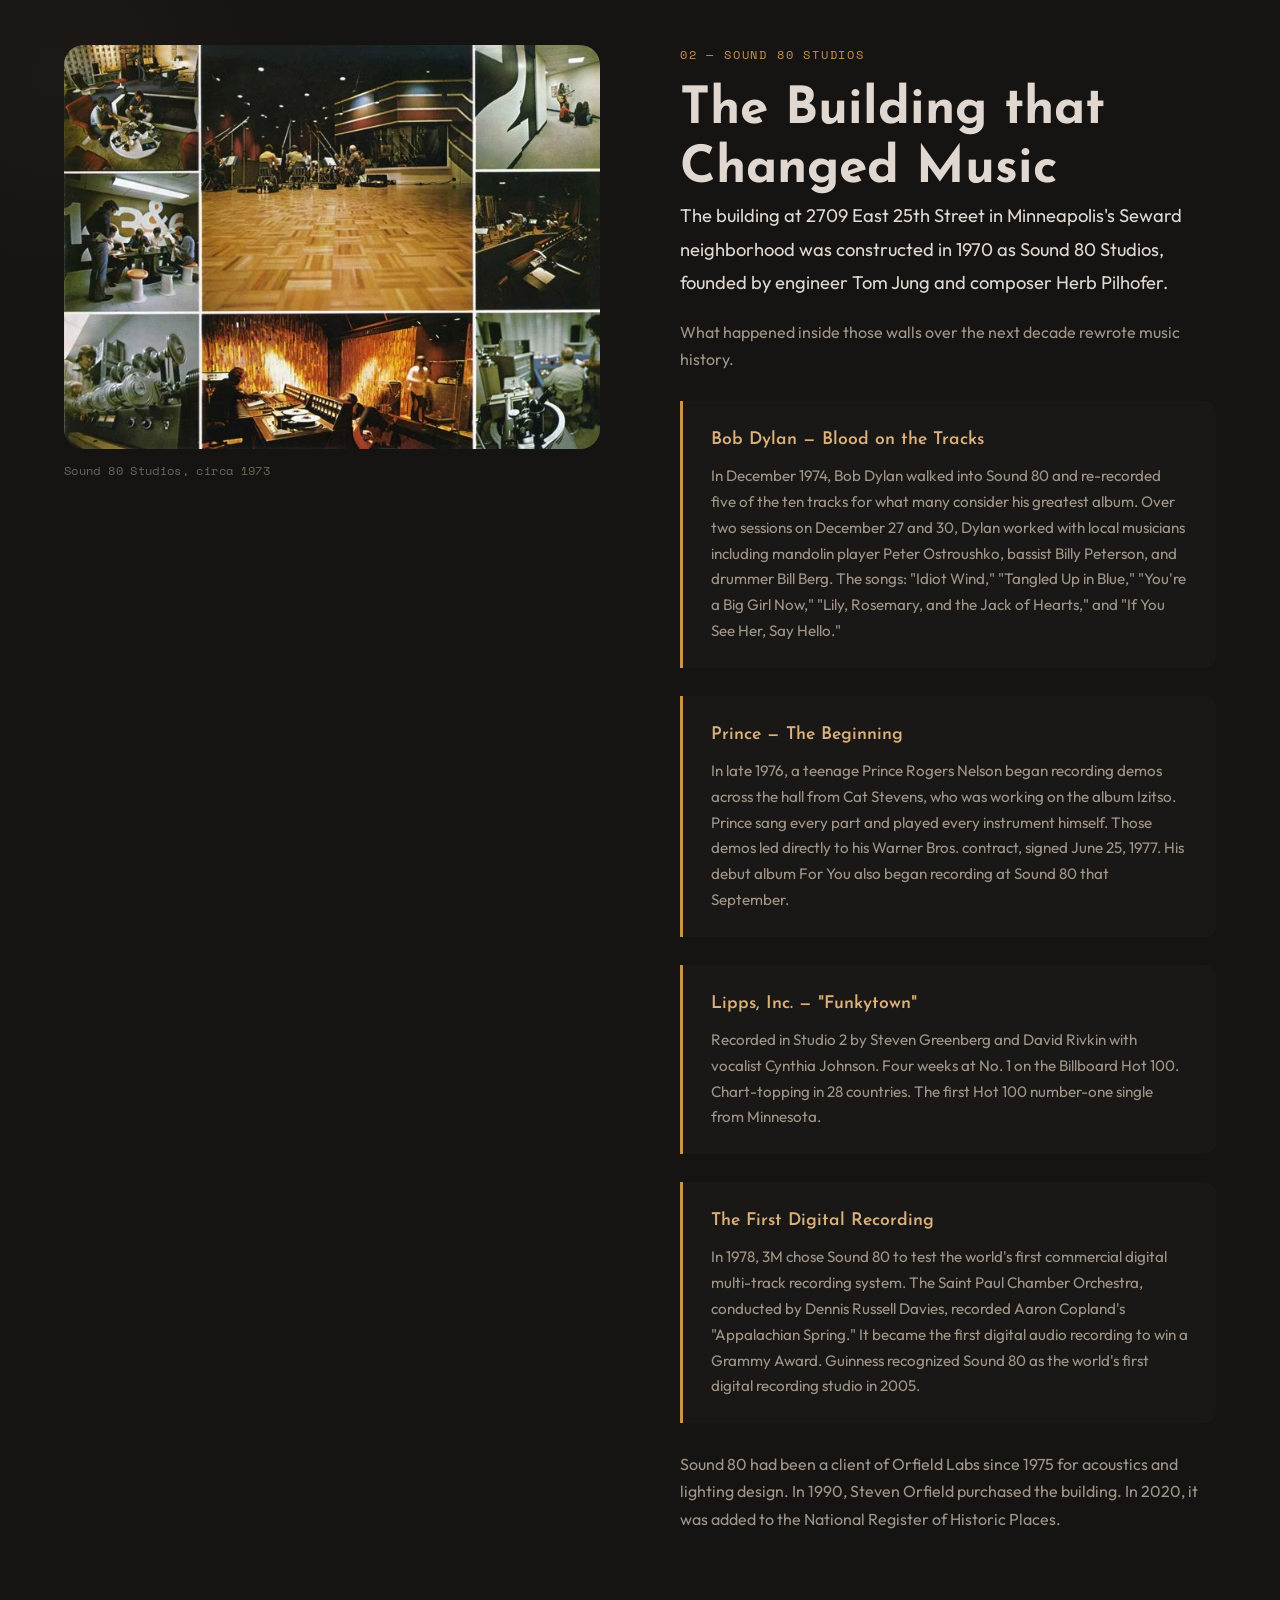
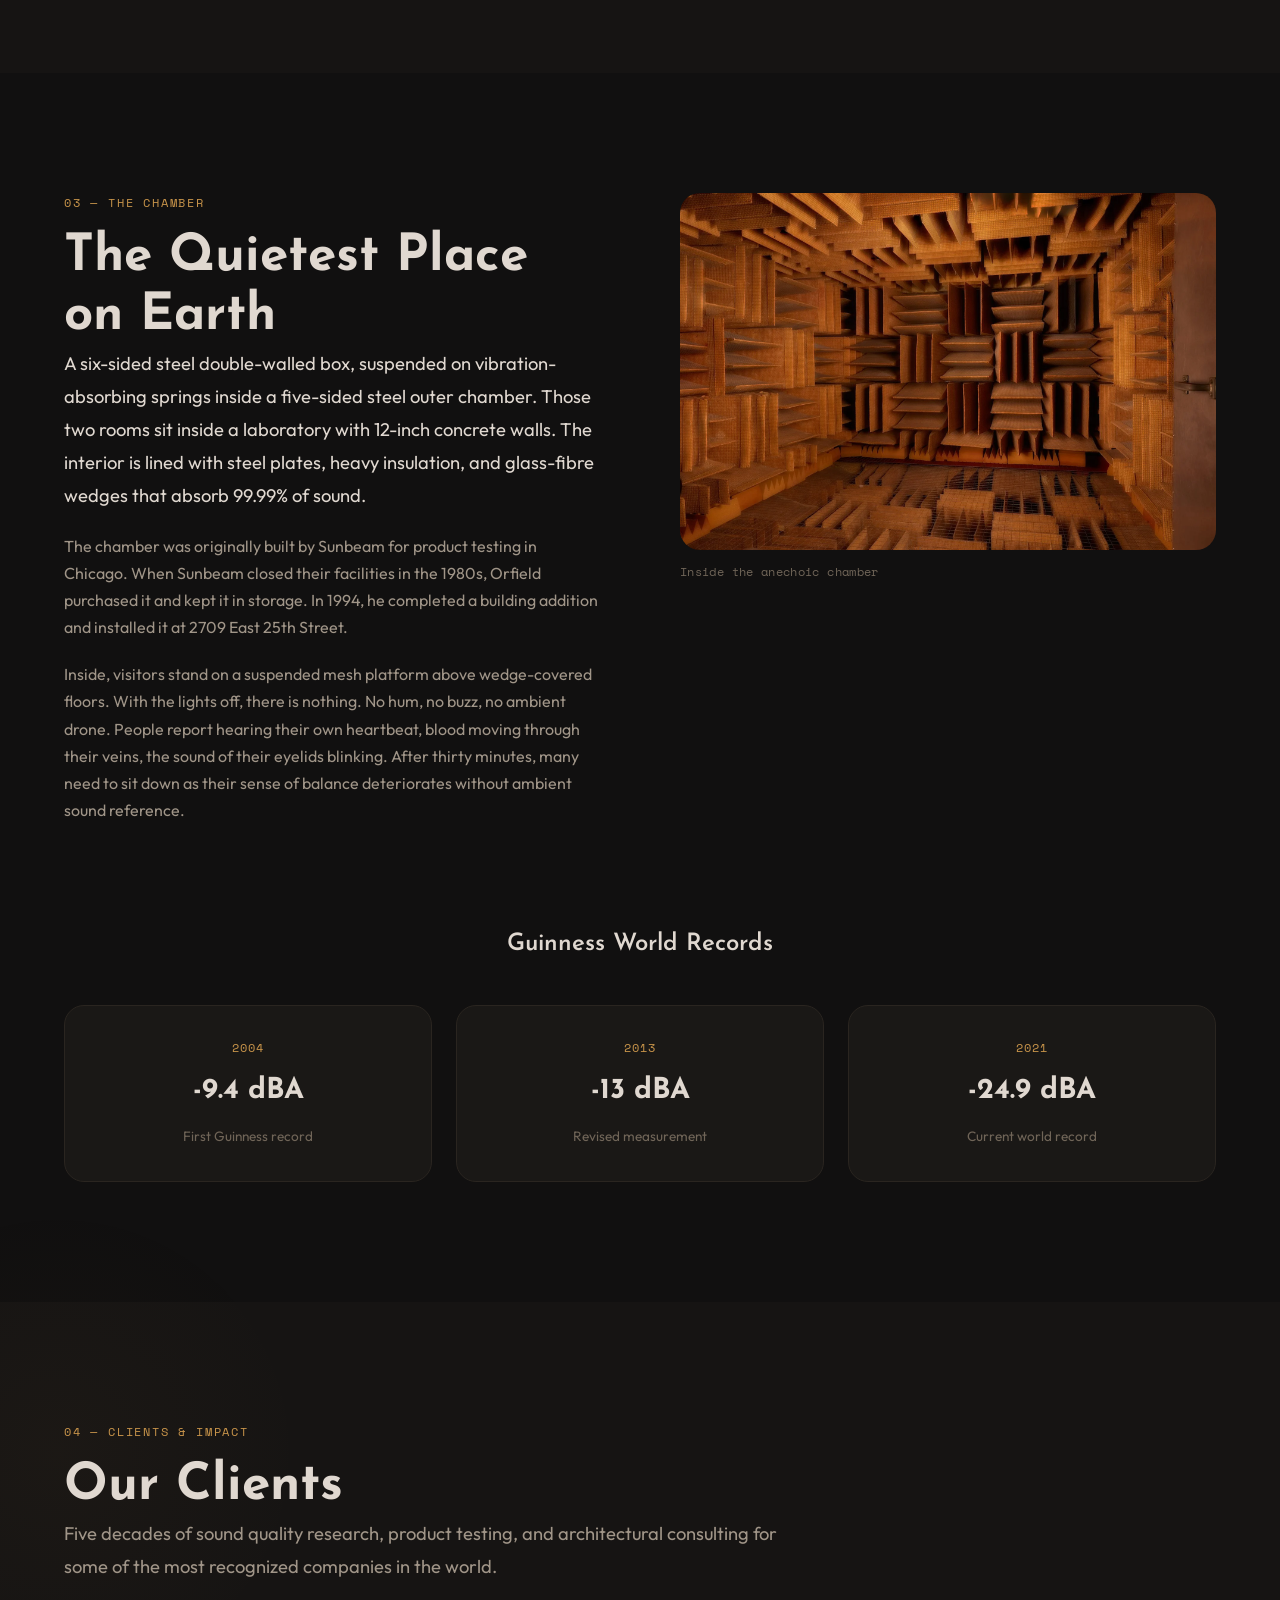
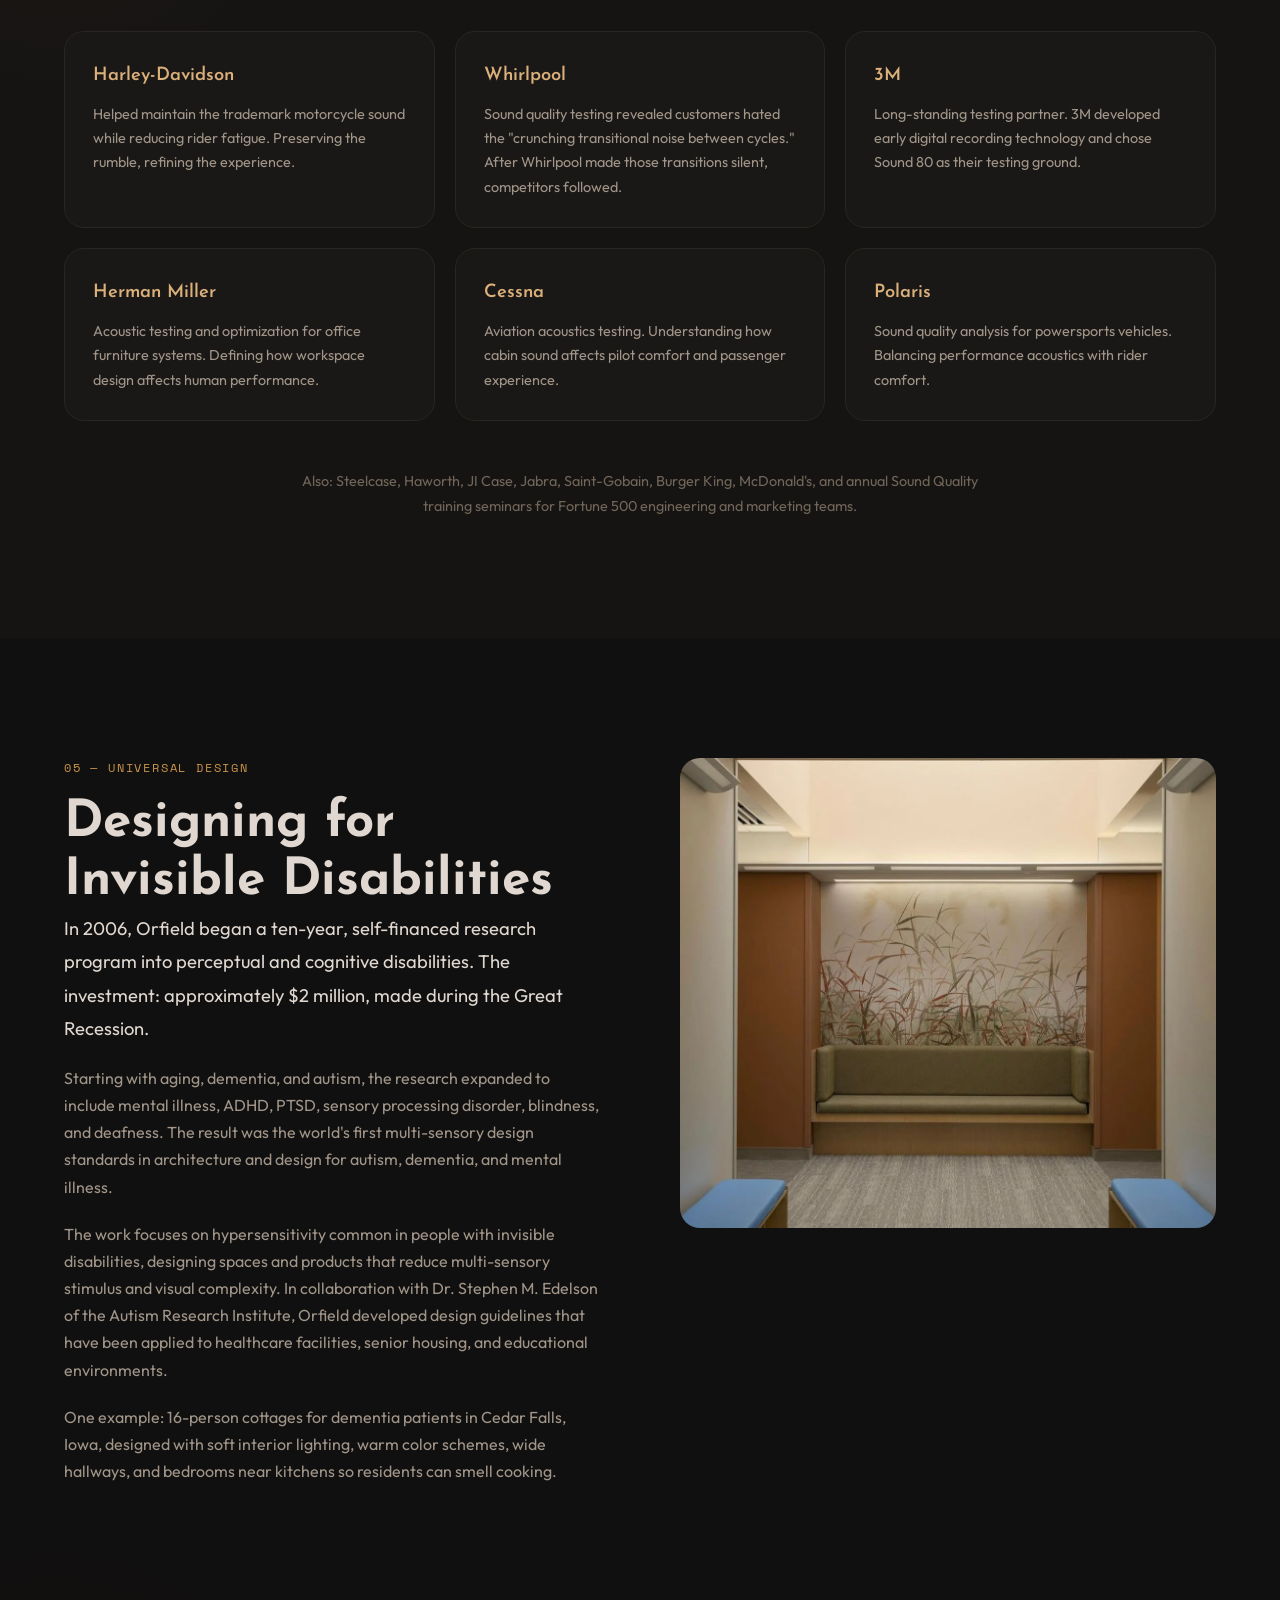
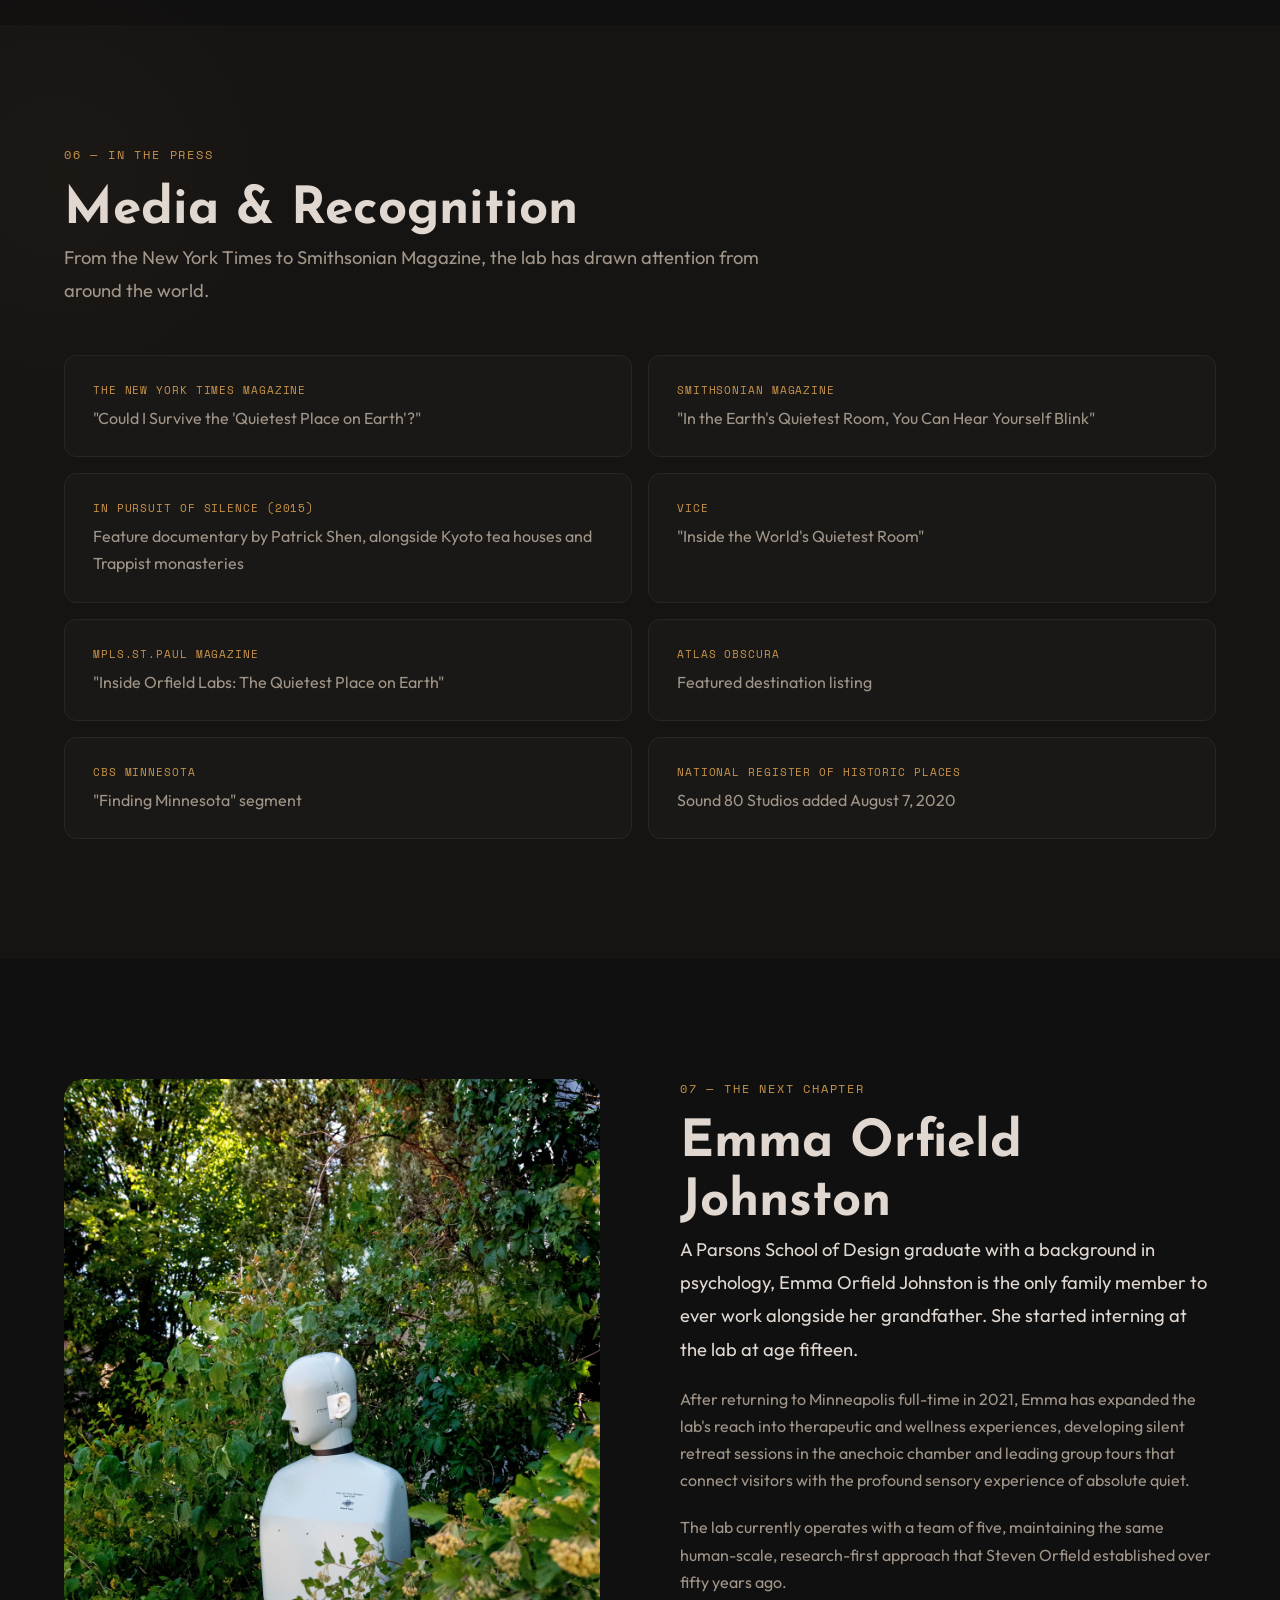
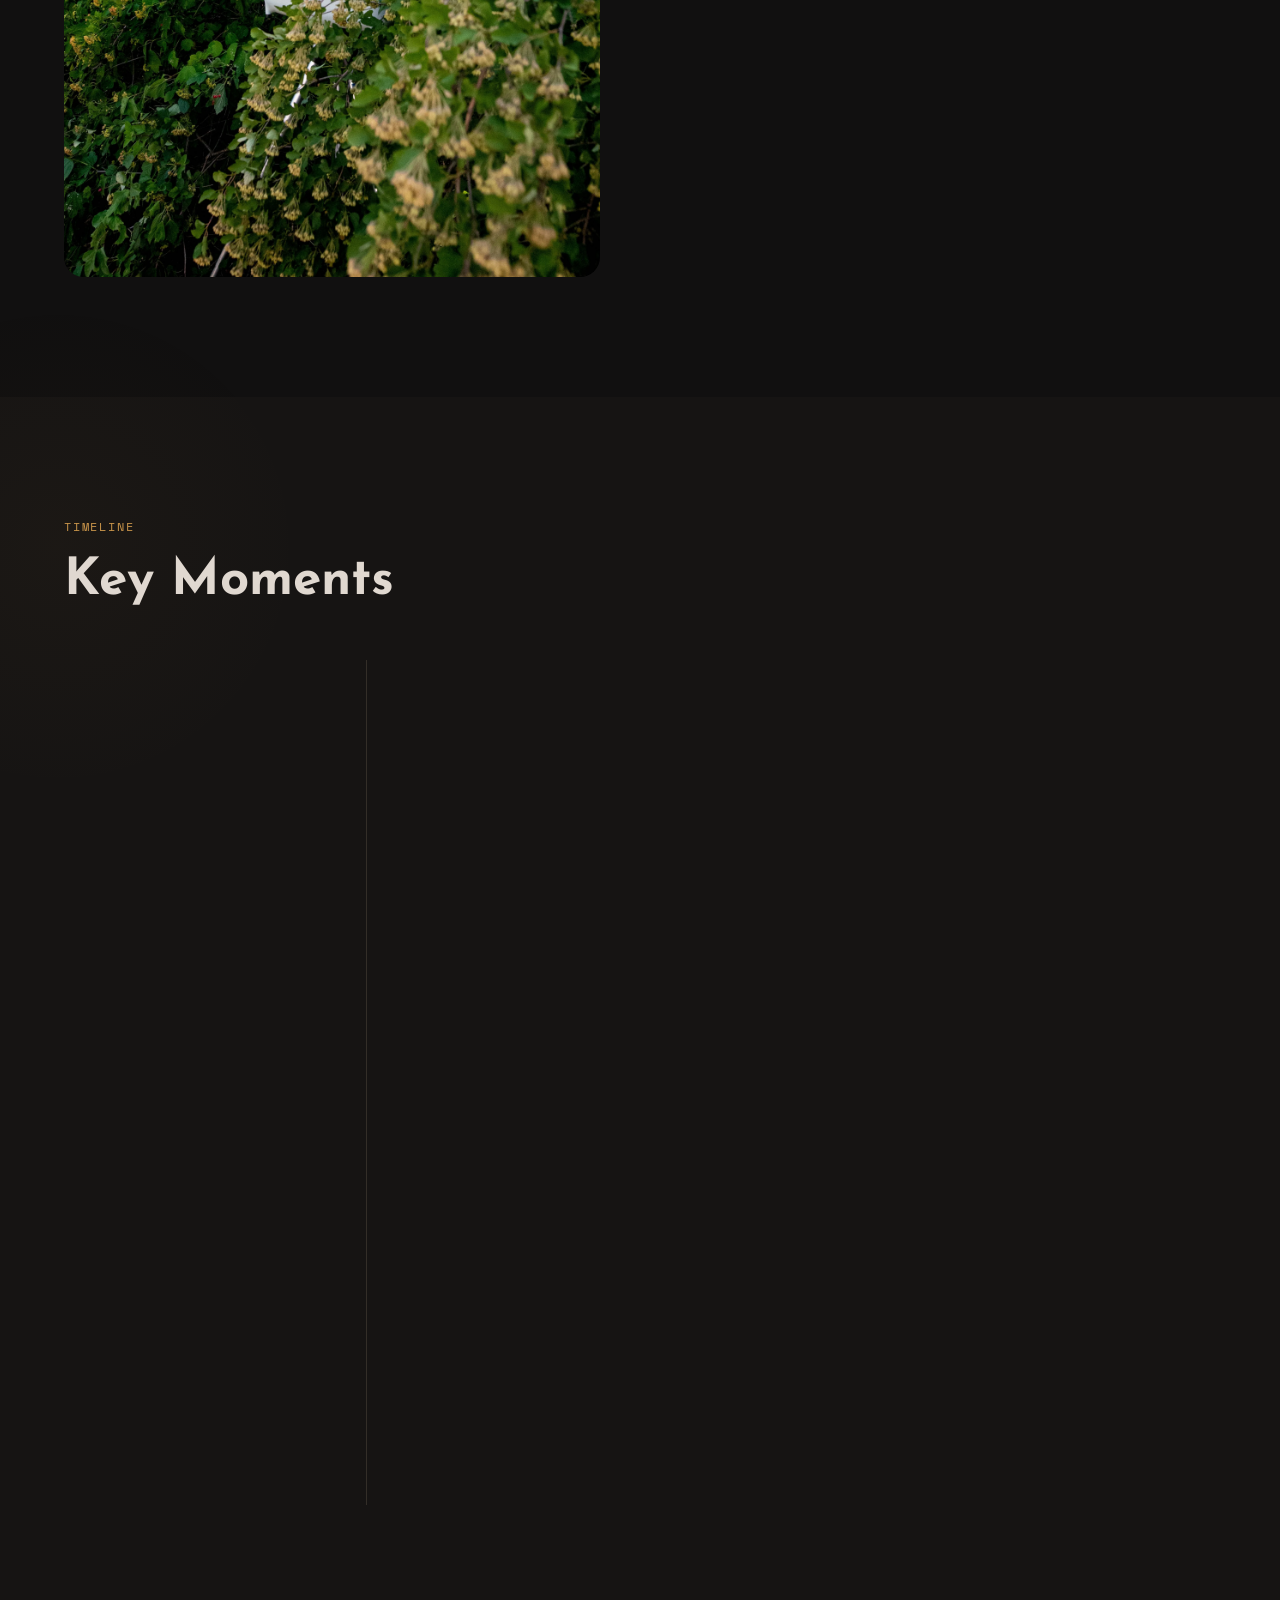
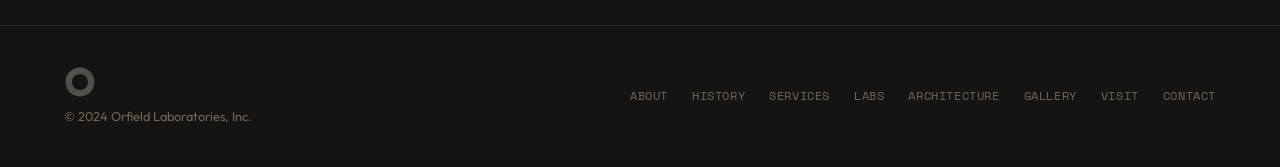
<file: history.html>
<!DOCTYPE html>
<html lang="en">
<head>
  <meta charset="UTF-8">
  <meta name="viewport" content="width=device-width, initial-scale=1.0">
  <title>History — Orfield Laboratories</title>
  <meta name="description" content="From Sound 80 Studios to the quietest place on earth. The history of Orfield Laboratories, Minneapolis, MN. Since 1971.">
  <link rel="preconnect" href="https://fonts.googleapis.com">
  <link rel="preconnect" href="https://fonts.gstatic.com" crossorigin>
  <link href="https://fonts.googleapis.com/css2?family=Josefin+Sans:wght@300;400;500;600;700&family=Outfit:wght@300;400;500;600;700&family=Space+Mono:wght@400;700&display=swap" rel="stylesheet">
  <link rel="stylesheet" href="style.css">
  <link rel="stylesheet" href="history.css">
</head>
<body>

  <!-- Ambient floating light orbs -->
  <div class="ambient-orbs" aria-hidden="true">
    <div class="ambient-orb ambient-orb--1"></div>
    <div class="ambient-orb ambient-orb--2"></div>
    <div class="ambient-orb ambient-orb--3"></div>
  </div>

  <!-- Navigation -->
  <nav class="nav" id="nav">
    <div class="nav-inner">
      <a href="index.html" class="nav-logo">
        <img src="images/logo.svg" alt="Orfield Laboratories" class="logo-img">
      </a>
      <button class="nav-toggle" aria-label="Toggle menu" id="navToggle">
        <span></span><span></span><span></span>
      </button>
      <ul class="nav-links" id="navLinks">
        <li><a href="index.html#about">About</a></li>
        <li><a href="history.html" class="active">History</a></li>
        <li><a href="index.html#services">Services</a></li>
        <li><a href="index.html#labs">Labs</a></li>
        <li><a href="index.html#architecture">Architecture</a></li>
        <li><a href="index.html#gallery">Gallery</a></li>
        <li><a href="index.html#visit">Visit</a></li>
        <li><a href="index.html#contact" class="nav-cta">Contact</a></li>
      </ul>
    </div>
  </nav>

  <!-- Hero -->
  <header class="history-hero">
    <div class="hero-bg">
      <div class="hero-glow hero-glow--1"></div>
      <div class="hero-glow hero-glow--2"></div>
    </div>
    <div class="history-hero-content">
      <span class="section-tag">Since 1971</span>
      <h1 class="history-hero-title">A History<br>of Listening</h1>
      <p class="history-hero-sub">From a basement practice to the quietest place on earth. From the first digital recording studio to a world-class research laboratory. Five decades of hearing what others miss.</p>
    </div>
  </header>

  <!-- Origin -->
  <section class="section" id="origins">
    <div class="container">
      <div class="history-block">
        <div class="history-block-text">
          <span class="section-tag">01 — Origins</span>
          <h2 class="section-title">Steven J. Orfield</h2>
          <p class="lead">In 1966, a young philosophy student at the University of Minnesota began studying the philosophy of science. He would never finish his degree, but the discipline shaped everything that followed.</p>
          <p>Steven Orfield left the university in 1969 and founded Orfield Laboratories in January 1971, operating from his basement with a radical premise: that human perception should drive design. He began buying precision measurement equipment to optimize acoustics and lighting in office systems, approaching architecture not as an aesthetic problem but as a sensory one.</p>
          <p>"I learned that a question doesn't imply an answer," Orfield has said. "It implies a suspicious-looking question. It isn't solving problems that we need skill at. It's defining them, because once you define them correctly, solutions jump at you."</p>
          <p>Within a decade, the practice had grown into the first independent multi-sensory building performance consulting laboratory in the United States. Product research was added in 1980. By 1990, Orfield was ready for a permanent home.</p>
        </div>
        <div class="history-block-img">
          <img src="images/about-building.jpg" alt="Orfield Laboratories building in Minneapolis" class="reveal" loading="lazy">
        </div>
      </div>
    </div>
  </section>

  <!-- Sound 80 -->
  <section class="section section--alt" id="sound80">
    <div class="container">
      <div class="history-block history-block--reverse">
        <div class="history-block-text">
          <span class="section-tag">02 — Sound 80 Studios</span>
          <h2 class="section-title">The Building that Changed Music</h2>
          <p class="lead">The building at 2709 East 25th Street in Minneapolis's Seward neighborhood was constructed in 1970 as Sound 80 Studios, founded by engineer Tom Jung and composer Herb Pilhofer.</p>
          <p>What happened inside those walls over the next decade rewrote music history.</p>
          <div class="history-highlight">
            <h3>Bob Dylan — Blood on the Tracks</h3>
            <p>In December 1974, Bob Dylan walked into Sound 80 and re-recorded five of the ten tracks for what many consider his greatest album. Over two sessions on December 27 and 30, Dylan worked with local musicians including mandolin player Peter Ostroushko, bassist Billy Peterson, and drummer Bill Berg. The songs: "Idiot Wind," "Tangled Up in Blue," "You're a Big Girl Now," "Lily, Rosemary, and the Jack of Hearts," and "If You See Her, Say Hello."</p>
          </div>
          <div class="history-highlight">
            <h3>Prince — The Beginning</h3>
            <p>In late 1976, a teenage Prince Rogers Nelson began recording demos across the hall from Cat Stevens, who was working on the album Izitso. Prince sang every part and played every instrument himself. Those demos led directly to his Warner Bros. contract, signed June 25, 1977. His debut album For You also began recording at Sound 80 that September.</p>
          </div>
          <div class="history-highlight">
            <h3>Lipps, Inc. — "Funkytown"</h3>
            <p>Recorded in Studio 2 by Steven Greenberg and David Rivkin with vocalist Cynthia Johnson. Four weeks at No. 1 on the Billboard Hot 100. Chart-topping in 28 countries. The first Hot 100 number-one single from Minnesota.</p>
          </div>
          <div class="history-highlight">
            <h3>The First Digital Recording</h3>
            <p>In 1978, 3M chose Sound 80 to test the world's first commercial digital multi-track recording system. The Saint Paul Chamber Orchestra, conducted by Dennis Russell Davies, recorded Aaron Copland's "Appalachian Spring." It became the first digital audio recording to win a Grammy Award. Guinness recognized Sound 80 as the world's first digital recording studio in 2005.</p>
          </div>
          <p>Sound 80 had been a client of Orfield Labs since 1975 for acoustics and lighting design. In 1990, Steven Orfield purchased the building. In 2020, it was added to the National Register of Historic Places.</p>
        </div>
        <div class="history-block-img">
          <img src="images/about-sound80.jpg" alt="Sound 80 Studios, 1973" class="reveal" loading="lazy">
          <span class="img-caption">Sound 80 Studios, circa 1973</span>
        </div>
      </div>
    </div>
  </section>

  <!-- Anechoic Chamber -->
  <section class="section" id="chamber">
    <div class="container">
      <div class="history-block">
        <div class="history-block-text">
          <span class="section-tag">03 — The Chamber</span>
          <h2 class="section-title">The Quietest Place on Earth</h2>
          <p class="lead">A six-sided steel double-walled box, suspended on vibration-absorbing springs inside a five-sided steel outer chamber. Those two rooms sit inside a laboratory with 12-inch concrete walls. The interior is lined with steel plates, heavy insulation, and glass-fibre wedges that absorb 99.99% of sound.</p>
          <p>The chamber was originally built by Sunbeam for product testing in Chicago. When Sunbeam closed their facilities in the 1980s, Orfield purchased it and kept it in storage. In 1994, he completed a building addition and installed it at 2709 East 25th Street.</p>
          <p>Inside, visitors stand on a suspended mesh platform above wedge-covered floors. With the lights off, there is nothing. No hum, no buzz, no ambient drone. People report hearing their own heartbeat, blood moving through their veins, the sound of their eyelids blinking. After thirty minutes, many need to sit down as their sense of balance deteriorates without ambient sound reference.</p>
        </div>
        <div class="history-block-img">
          <img src="images/about-anechoic.jpg" alt="Inside the Orfield Labs anechoic chamber" class="reveal" loading="lazy">
          <span class="img-caption">Inside the anechoic chamber</span>
        </div>
      </div>

      <!-- Records timeline -->
      <div class="records-timeline">
        <h3>Guinness World Records</h3>
        <div class="record-steps">
          <div class="record reveal">
            <span class="record-year">2004</span>
            <span class="record-value">-9.4 dBA</span>
            <span class="record-note">First Guinness record</span>
          </div>
          <div class="record reveal">
            <span class="record-year">2013</span>
            <span class="record-value">-13 dBA</span>
            <span class="record-note">Revised measurement</span>
          </div>
          <div class="record reveal">
            <span class="record-year">2021</span>
            <span class="record-value">-24.9 dBA</span>
            <span class="record-note">Current world record</span>
          </div>
        </div>
      </div>
    </div>
  </section>

  <!-- Clients & Impact -->
  <section class="section section--alt" id="clients">
    <div class="container">
      <span class="section-tag">04 — Clients & Impact</span>
      <h2 class="section-title">Our Clients</h2>
      <p class="section-intro">Five decades of sound quality research, product testing, and architectural consulting for some of the most recognized companies in the world.</p>

      <div class="clients-grid">
        <div class="client-card reveal">
          <h4>Harley-Davidson</h4>
          <p>Helped maintain the trademark motorcycle sound while reducing rider fatigue. Preserving the rumble, refining the experience.</p>
        </div>
        <div class="client-card reveal">
          <h4>Whirlpool</h4>
          <p>Sound quality testing revealed customers hated the "crunching transitional noise between cycles." After Whirlpool made those transitions silent, competitors followed.</p>
        </div>
        <div class="client-card reveal">
          <h4>3M</h4>
          <p>Long-standing testing partner. 3M developed early digital recording technology and chose Sound 80 as their testing ground.</p>
        </div>
        <div class="client-card reveal">
          <h4>Herman Miller</h4>
          <p>Acoustic testing and optimization for office furniture systems. Defining how workspace design affects human performance.</p>
        </div>
        <div class="client-card reveal">
          <h4>Cessna</h4>
          <p>Aviation acoustics testing. Understanding how cabin sound affects pilot comfort and passenger experience.</p>
        </div>
        <div class="client-card reveal">
          <h4>Polaris</h4>
          <p>Sound quality analysis for powersports vehicles. Balancing performance acoustics with rider comfort.</p>
        </div>
      </div>

      <div class="clients-also">
        <p>Also: Steelcase, Haworth, JI Case, Jabra, Saint-Gobain, Burger King, McDonald's, and annual Sound Quality training seminars for Fortune 500 engineering and marketing teams.</p>
      </div>
    </div>
  </section>

  <!-- Universal Design -->
  <section class="section" id="universal-design">
    <div class="container">
      <div class="history-block">
        <div class="history-block-text">
          <span class="section-tag">05 — Universal Design</span>
          <h2 class="section-title">Designing for Invisible Disabilities</h2>
          <p class="lead">In 2006, Orfield began a ten-year, self-financed research program into perceptual and cognitive disabilities. The investment: approximately $2 million, made during the Great Recession.</p>
          <p>Starting with aging, dementia, and autism, the research expanded to include mental illness, ADHD, PTSD, sensory processing disorder, blindness, and deafness. The result was the world's first multi-sensory design standards in architecture and design for autism, dementia, and mental illness.</p>
          <p>The work focuses on hypersensitivity common in people with invisible disabilities, designing spaces and products that reduce multi-sensory stimulus and visual complexity. In collaboration with Dr. Stephen M. Edelson of the Autism Research Institute, Orfield developed design guidelines that have been applied to healthcare facilities, senior housing, and educational environments.</p>
          <p>One example: 16-person cottages for dementia patients in Cedar Falls, Iowa, designed with soft interior lighting, warm color schemes, wide hallways, and bedrooms near kitchens so residents can smell cooking.</p>
        </div>
        <div class="history-block-img">
          <img src="images/arch-disabilities.jpg" alt="Universal design for invisible disabilities" class="reveal" loading="lazy">
        </div>
      </div>
    </div>
  </section>

  <!-- Media -->
  <section class="section section--alt" id="media">
    <div class="container">
      <span class="section-tag">06 — In the Press</span>
      <h2 class="section-title">Media & Recognition</h2>
      <p class="section-intro">From the New York Times to Smithsonian Magazine, the lab has drawn attention from around the world.</p>

      <div class="media-grid">
        <div class="media-item reveal">
          <span class="media-outlet">The New York Times Magazine</span>
          <span class="media-title">"Could I Survive the 'Quietest Place on Earth'?"</span>
        </div>
        <div class="media-item reveal">
          <span class="media-outlet">Smithsonian Magazine</span>
          <span class="media-title">"In the Earth's Quietest Room, You Can Hear Yourself Blink"</span>
        </div>
        <div class="media-item reveal">
          <span class="media-outlet">In Pursuit of Silence (2015)</span>
          <span class="media-title">Feature documentary by Patrick Shen, alongside Kyoto tea houses and Trappist monasteries</span>
        </div>
        <div class="media-item reveal">
          <span class="media-outlet">Vice</span>
          <span class="media-title">"Inside the World's Quietest Room"</span>
        </div>
        <div class="media-item reveal">
          <span class="media-outlet">Mpls.St.Paul Magazine</span>
          <span class="media-title">"Inside Orfield Labs: The Quietest Place on Earth"</span>
        </div>
        <div class="media-item reveal">
          <span class="media-outlet">Atlas Obscura</span>
          <span class="media-title">Featured destination listing</span>
        </div>
        <div class="media-item reveal">
          <span class="media-outlet">CBS Minnesota</span>
          <span class="media-title">"Finding Minnesota" segment</span>
        </div>
        <div class="media-item reveal">
          <span class="media-outlet">National Register of Historic Places</span>
          <span class="media-title">Sound 80 Studios added August 7, 2020</span>
        </div>
      </div>
    </div>
  </section>

  <!-- Next Generation -->
  <section class="section" id="next-gen">
    <div class="container">
      <div class="history-block history-block--reverse">
        <div class="history-block-text">
          <span class="section-tag">07 — The Next Chapter</span>
          <h2 class="section-title">Emma Orfield Johnston</h2>
          <p class="lead">A Parsons School of Design graduate with a background in psychology, Emma Orfield Johnston is the only family member to ever work alongside her grandfather. She started interning at the lab at age fifteen.</p>
          <p>After returning to Minneapolis full-time in 2021, Emma has expanded the lab's reach into therapeutic and wellness experiences, developing silent retreat sessions in the anechoic chamber and leading group tours that connect visitors with the profound sensory experience of absolute quiet.</p>
          <p>The lab currently operates with a team of five, maintaining the same human-scale, research-first approach that Steven Orfield established over fifty years ago.</p>
        </div>
        <div class="history-block-img">
          <img src="images/research-product.jpg" alt="Research at Orfield Laboratories" class="reveal" loading="lazy">
        </div>
      </div>
    </div>
  </section>

  <!-- Timeline -->
  <section class="section section--alt" id="timeline">
    <div class="container">
      <span class="section-tag">Timeline</span>
      <h2 class="section-title">Key Moments</h2>

      <div class="timeline">
        <div class="tl-item reveal"><span class="tl-year">1969</span><span class="tl-text">Sound 80 Studios founded by Tom Jung and Herb Pilhofer</span></div>
        <div class="tl-item reveal"><span class="tl-year">1971</span><span class="tl-text">Steven Orfield founds Orfield Laboratories from his basement</span></div>
        <div class="tl-item reveal"><span class="tl-year">1974</span><span class="tl-text">Bob Dylan records Blood on the Tracks at Sound 80</span></div>
        <div class="tl-item reveal"><span class="tl-year">1975</span><span class="tl-text">Sound 80 becomes an Orfield Labs client</span></div>
        <div class="tl-item reveal"><span class="tl-year">1976</span><span class="tl-text">Prince begins recording demos at Sound 80</span></div>
        <div class="tl-item reveal"><span class="tl-year">1978</span><span class="tl-text">First commercial digital recording at Sound 80 with Saint Paul Chamber Orchestra</span></div>
        <div class="tl-item reveal"><span class="tl-year">1979</span><span class="tl-text">"Funkytown" recorded in Studio 2</span></div>
        <div class="tl-item reveal"><span class="tl-year">1980</span><span class="tl-text">Product research added to Orfield Labs; digital recording wins Grammy</span></div>
        <div class="tl-item reveal"><span class="tl-year">1990</span><span class="tl-text">Orfield purchases the Sound 80 building</span></div>
        <div class="tl-item reveal"><span class="tl-year">1991</span><span class="tl-text">Founded the Sound Quality Working Group</span></div>
        <div class="tl-item reveal"><span class="tl-year">1994</span><span class="tl-text">Anechoic chamber installed; building addition completed</span></div>
        <div class="tl-item reveal"><span class="tl-year">2004</span><span class="tl-text">First Guinness World Record: -9.4 dBA</span></div>
        <div class="tl-item reveal"><span class="tl-year">2006</span><span class="tl-text">Begins 10-year disability design research program</span></div>
        <div class="tl-item reveal"><span class="tl-year">2020</span><span class="tl-text">Sound 80 added to National Register of Historic Places</span></div>
        <div class="tl-item reveal"><span class="tl-year">2021</span><span class="tl-text">Reclaims Guinness record at -24.9 dBA</span></div>
      </div>
    </div>
  </section>

  <!-- Footer -->
  <footer class="footer">
    <div class="container footer-inner">
      <div class="footer-brand">
        <img src="images/logo.svg" alt="Orfield Laboratories" class="footer-logo">
        <p>&copy; 2024 Orfield Laboratories, Inc.</p>
      </div>
      <div class="footer-links">
        <a href="index.html#about">About</a>
        <a href="history.html">History</a>
        <a href="index.html#services">Services</a>
        <a href="index.html#labs">Labs</a>
        <a href="index.html#architecture">Architecture</a>
        <a href="index.html#gallery">Gallery</a>
        <a href="index.html#visit">Visit</a>
        <a href="index.html#contact">Contact</a>
      </div>
    </div>
  </footer>

  <script src="script.js"></script>
</body>
</html>
</file>
<file: style.css>
/* ============================================
   Orfield Laboratories — Unified Warm Dark
   ============================================ */

:root {
  --bg: #111010;
  --bg-alt: #161413;
  --bg-card: #1a1816;
  --bg-elevated: #201d1a;
  --text: #e0d8d0;
  --text-light: #a09588;
  --text-muted: #706558;
  --accent: #c8944a;
  --accent-light: #dbb07a;
  --accent-glow: rgba(200, 148, 74, 0.1);
  --accent-glow-strong: rgba(200, 148, 74, 0.2);
  --amber: #d4a04a;
  --amber-soft: rgba(212, 160, 74, 0.04);
  --border: #2a2520;
  --border-light: #332e28;
  --radius: 12px;
  --radius-lg: 20px;
  --font-display: 'Josefin Sans', sans-serif;
  --font-body: 'Outfit', sans-serif;
  --font-mono: 'Space Mono', monospace;
  --max-w: 1200px;
  --nav-h: 72px;
  --transition: 0.3s cubic-bezier(0.4, 0, 0.2, 1);
}

/* Reset */
*, *::before, *::after { box-sizing: border-box; margin: 0; padding: 0; }
html { scroll-behavior: smooth; -webkit-font-smoothing: antialiased; }
body {
  font-family: var(--font-body); color: var(--text);
  background: var(--bg); line-height: 1.7; overflow-x: hidden;
}
img { display: block; max-width: 100%; height: auto; }
a { color: inherit; text-decoration: none; }
ul { list-style: none; }

.container { max-width: var(--max-w); margin: 0 auto; padding: 0 24px; }

/* ============================================
   Ambient Orbs (global floating warmth)
   ============================================ */
.ambient-orbs {
  position: fixed; inset: 0; z-index: 0; pointer-events: none;
  overflow: hidden;
}
.ambient-orb {
  position: absolute; border-radius: 50%;
  filter: blur(100px); opacity: 0;
  animation: orb-drift linear infinite;
}
.ambient-orb--1 {
  width: 600px; height: 600px;
  background: radial-gradient(circle, rgba(212,160,74,0.07), transparent 70%);
  top: 5%; left: -8%;
  opacity: 1;
  animation-duration: 28s;
}
.ambient-orb--2 {
  width: 500px; height: 500px;
  background: radial-gradient(circle, rgba(180,120,50,0.05), transparent 70%);
  top: 45%; right: -12%;
  opacity: 1;
  animation-duration: 34s;
  animation-delay: -10s;
}
.ambient-orb--3 {
  width: 700px; height: 700px;
  background: radial-gradient(circle, rgba(160,110,40,0.04), transparent 70%);
  bottom: -15%; left: 25%;
  opacity: 1;
  animation-duration: 40s;
  animation-delay: -18s;
}
@keyframes orb-drift {
  0% { transform: translate(0, 0) scale(1); }
  25% { transform: translate(50px, -40px) scale(1.06); }
  50% { transform: translate(-30px, 30px) scale(0.94); }
  75% { transform: translate(40px, 50px) scale(1.03); }
  100% { transform: translate(0, 0) scale(1); }
}

/* ============================================
   Navigation
   ============================================ */
.nav {
  position: fixed; top: 0; left: 0; right: 0; z-index: 1000;
  background: rgba(17, 16, 16, 0.6);
  backdrop-filter: blur(24px) saturate(1.2);
  -webkit-backdrop-filter: blur(24px) saturate(1.2);
  border-bottom: 1px solid rgba(42,37,32,0.4);
  transition: var(--transition);
}
.nav.scrolled {
  background: rgba(17, 16, 16, 0.85);
  box-shadow: 0 2px 30px rgba(0,0,0,0.3);
}
.nav-inner {
  max-width: var(--max-w); margin: 0 auto; padding: 0 24px;
  display: flex; align-items: center; justify-content: space-between;
  height: var(--nav-h);
}
.logo-img { height: 40px; width: auto; }
.nav-links { display: flex; gap: 32px; align-items: center; }
.nav-links a {
  font-family: var(--font-mono); font-size: 0.75rem; font-weight: 400;
  letter-spacing: 0.04em; color: var(--text-light);
  transition: color var(--transition);
  text-transform: uppercase;
}
.nav-links a:hover { color: var(--accent-light); }
.nav-cta {
  background: var(--accent) !important; color: var(--bg) !important;
  padding: 8px 20px; border-radius: 100px; font-weight: 500;
}
.nav-cta:hover { background: var(--accent-light) !important; }
.nav-toggle { display: none; background: none; border: none; cursor: pointer; padding: 8px; }
.nav-toggle span {
  display: block; width: 24px; height: 2px; background: var(--text);
  margin: 5px 0; transition: var(--transition);
}

/* ============================================
   Hero
   ============================================ */
.hero {
  position: relative; min-height: 100vh; display: flex;
  align-items: center; justify-content: center;
  background: var(--bg); overflow: hidden;
}
.hero-bg { position: absolute; inset: 0; }

.hero-glow {
  position: absolute; border-radius: 50%; filter: blur(120px);
  animation: hero-breathe ease-in-out infinite;
}
.hero-glow--1 {
  width: 800px; height: 800px;
  background: radial-gradient(circle, rgba(212,160,74,0.1), transparent 60%);
  top: -20%; left: -15%;
  animation-duration: 14s;
}
.hero-glow--2 {
  width: 600px; height: 600px;
  background: radial-gradient(circle, rgba(180,120,50,0.07), transparent 60%);
  bottom: -15%; right: -10%;
  animation-duration: 18s;
  animation-delay: -5s;
}
.hero-glow--3 {
  width: 450px; height: 450px;
  background: radial-gradient(circle, rgba(200,148,74,0.06), transparent 60%);
  top: 35%; left: 45%;
  animation-duration: 22s;
  animation-delay: -12s;
}
@keyframes hero-breathe {
  0%, 100% { transform: scale(1); opacity: 1; }
  50% { transform: scale(1.12); opacity: 0.65; }
}

.hero-bg::after {
  content: ''; position: absolute; inset: 0;
  background-image: url("data:image/svg+xml,%3Csvg viewBox='0 0 256 256' xmlns='http://www.w3.org/2000/svg'%3E%3Cfilter id='n'%3E%3CfeTurbulence type='fractalNoise' baseFrequency='0.9' numOctaves='4' stitchTiles='stitch'/%3E%3C/filter%3E%3Crect width='100%25' height='100%25' filter='url(%23n)' opacity='0.03'/%3E%3C/svg%3E");
  opacity: 0.5;
}

.wave-grid {
  position: absolute; inset: 0;
  background-image:
    linear-gradient(rgba(200,148,74,0.025) 1px, transparent 1px),
    linear-gradient(90deg, rgba(200,148,74,0.025) 1px, transparent 1px);
  background-size: 80px 80px;
  mask-image: radial-gradient(ellipse at center, black 15%, transparent 60%);
  -webkit-mask-image: radial-gradient(ellipse at center, black 15%, transparent 60%);
}

.hero-content {
  position: relative; z-index: 1; text-align: center;
  padding: calc(var(--nav-h) + 40px) 24px 60px;
}
.hero-label {
  font-family: var(--font-mono); font-size: 0.8rem; font-weight: 400;
  color: var(--accent); letter-spacing: 0.15em; text-transform: uppercase;
  margin-bottom: 32px;
}
.hero-title {
  font-family: var(--font-display); font-size: clamp(3rem, 8vw, 7rem);
  font-weight: 700; line-height: 1.05; color: var(--text);
  margin-bottom: 24px;
}
.hero-line { display: block; }
.hero-line.accent {
  background: linear-gradient(135deg, var(--accent-light), var(--amber));
  -webkit-background-clip: text; -webkit-text-fill-color: transparent;
  background-clip: text;
}
.hero-sub {
  font-family: var(--font-mono); font-size: 1rem; color: var(--text-muted);
  letter-spacing: 0.2em; text-transform: uppercase; margin-bottom: 60px;
}
.hero-stats {
  display: flex; gap: 60px; justify-content: center;
  border-top: 1px solid var(--border); padding-top: 40px;
}
.stat { text-align: center; }
.stat-value {
  display: block; font-family: var(--font-display);
  font-size: 2.2rem; font-weight: 700; color: var(--accent-light);
}
.stat-label {
  font-family: var(--font-mono); font-size: 0.7rem; color: var(--text-muted);
  text-transform: uppercase; letter-spacing: 0.1em; margin-top: 4px;
}
.hero-arrow {
  display: inline-block; margin-top: 48px; color: var(--text-muted);
  animation: float 3s ease-in-out infinite;
}
@keyframes float {
  0%, 100% { transform: translateY(0); }
  50% { transform: translateY(8px); }
}

/* ============================================
   Sections — all unified dark
   ============================================ */
.section { padding: 120px 0; position: relative; z-index: 1; background: transparent; }
.section--alt { background: var(--bg-alt); }
.section-header { margin-bottom: 48px; }
.section-tag {
  font-family: var(--font-mono); font-size: 0.75rem; font-weight: 400;
  color: var(--accent); letter-spacing: 0.15em; text-transform: uppercase;
  display: block; margin-bottom: 16px;
}
.section-title {
  font-family: var(--font-display); font-size: clamp(2rem, 4vw, 3.2rem);
  font-weight: 700; line-height: 1.15;
}
.section-intro {
  font-size: 1.15rem; color: var(--text-light); max-width: 720px;
  margin-bottom: 48px; line-height: 1.8;
}

/* Warm light spill on alternating sections */
.section--alt::before {
  content: ''; position: absolute; top: -100px; left: -15%; width: 500px; height: 500px;
  background: radial-gradient(circle, rgba(200,148,74,0.03), transparent 70%);
  border-radius: 50%; pointer-events: none; z-index: -1;
}

/* ============================================
   About
   ============================================ */
.about-grid { display: grid; grid-template-columns: 1fr 1fr; gap: 80px; align-items: start; }
.about-text p { margin-bottom: 20px; color: var(--text-light); }
.about-text .lead { font-size: 1.15rem; color: var(--text); line-height: 1.8; }
.img-stack { display: grid; gap: 16px; }
.img-stack img { border-radius: var(--radius); }

/* ============================================
   Marquee
   ============================================ */
.marquee {
  overflow: hidden; padding: 24px 0;
  background: var(--bg-alt);
  border-top: 1px solid var(--border);
  border-bottom: 1px solid var(--border);
  position: relative; z-index: 1;
}
.marquee-track {
  display: flex; gap: 32px; align-items: center;
  animation: scroll 30s linear infinite;
  width: max-content;
}
.marquee-track span {
  font-family: var(--font-mono); font-size: 0.8rem; font-weight: 400;
  color: var(--text-muted); text-transform: uppercase;
  letter-spacing: 0.1em; white-space: nowrap;
}
.marquee-track .dot { font-size: 0.4rem; color: var(--accent); }
@keyframes scroll { to { transform: translateX(-50%); } }

/* ============================================
   Services
   ============================================ */
.services-grid { display: grid; grid-template-columns: repeat(2, 1fr); gap: 24px; }
.service-card {
  background: var(--bg-card); border: 1px solid var(--border);
  border-radius: var(--radius-lg); overflow: hidden;
  transition: transform var(--transition), border-color var(--transition), box-shadow var(--transition);
}
.service-card:hover {
  transform: translateY(-4px);
  border-color: rgba(200,148,74,0.25);
  box-shadow: 0 8px 40px rgba(200,148,74,0.06);
}
.service-card img { width: 100%; height: 220px; object-fit: cover; }
.service-body { padding: 28px; }
.service-body h3 {
  font-family: var(--font-display); font-size: 1.3rem; font-weight: 600;
  margin-bottom: 12px;
}
.service-body p { font-size: 0.95rem; color: var(--text-light); line-height: 1.7; }

/* ============================================
   Labs
   ============================================ */
.labs-grid { display: grid; grid-template-columns: repeat(3, 1fr); gap: 20px; }
.lab-card {
  position: relative; border-radius: var(--radius-lg); overflow: hidden;
  cursor: pointer; aspect-ratio: 4/3;
}
.lab-card--featured { grid-column: span 2; grid-row: span 2; aspect-ratio: auto; }
.lab-card img {
  width: 100%; height: 100%; object-fit: cover;
  transition: transform 0.6s ease;
}
.lab-card:hover img { transform: scale(1.05); }
.lab-overlay {
  position: absolute; bottom: 0; left: 0; right: 0;
  padding: 24px; background: linear-gradient(transparent, rgba(13,11,9,0.85));
  color: #fff;
}
.lab-overlay h3 { font-family: var(--font-display); font-size: 1.1rem; font-weight: 600; }
.lab-overlay p { font-size: 0.85rem; color: var(--accent-light); margin-top: 4px; }

/* ============================================
   Research
   ============================================ */
.research-grid { display: grid; gap: 32px; }
.research-card {
  display: grid; grid-template-columns: 400px 1fr; gap: 40px;
  align-items: center;
  background: var(--bg-card); border: 1px solid var(--border);
  border-radius: var(--radius-lg); overflow: hidden;
  transition: border-color var(--transition), box-shadow var(--transition);
}
.research-card:hover {
  border-color: rgba(200,148,74,0.25);
  box-shadow: 0 4px 30px rgba(200,148,74,0.05);
}
.research-img img { width: 100%; height: 280px; object-fit: cover; }
.research-body { padding: 32px 32px 32px 0; }
.research-body h3 {
  font-family: var(--font-display); font-size: 1.5rem; font-weight: 600;
  margin-bottom: 16px;
}
.research-body p { color: var(--text-light); line-height: 1.8; }

/* ============================================
   Architecture
   ============================================ */
.arch-grid { display: grid; grid-template-columns: repeat(4, 1fr); gap: 16px; margin-bottom: 60px; }
.arch-card {
  position: relative; border-radius: var(--radius); overflow: hidden;
  aspect-ratio: 1; cursor: pointer;
}
.arch-card img {
  width: 100%; height: 100%; object-fit: cover;
  transition: transform 0.6s ease;
  filter: brightness(0.8) saturate(0.9);
}
.arch-card:hover img { transform: scale(1.08); filter: brightness(1) saturate(1); }
.arch-label {
  position: absolute; bottom: 12px; left: 12px;
  font-family: var(--font-mono); font-size: 0.7rem; font-weight: 400;
  color: #fff; background: rgba(13,11,9,0.6);
  padding: 6px 12px; border-radius: 100px;
  text-transform: uppercase; letter-spacing: 0.05em;
  backdrop-filter: blur(8px);
}
.arch-specialties { text-align: center; }
.arch-specialties h3 {
  font-family: var(--font-display); font-size: 1.3rem; font-weight: 600;
  margin-bottom: 24px;
}
.specialty-tags { display: flex; flex-wrap: wrap; gap: 10px; justify-content: center; }
.specialty-tags span {
  font-family: var(--font-mono); font-size: 0.75rem; font-weight: 400;
  padding: 8px 18px; border: 1px solid var(--border-light);
  border-radius: 100px; color: var(--text-light);
  transition: var(--transition);
}
.specialty-tags span:hover {
  border-color: var(--accent); color: var(--accent-light);
  background: var(--accent-glow);
}

/* ============================================
   Gallery
   ============================================ */
.gallery-masonry { columns: 3; column-gap: 16px; }
.gallery-item {
  break-inside: avoid; margin-bottom: 16px;
  border-radius: var(--radius); overflow: hidden;
  position: relative; cursor: pointer;
}
.gallery-item img {
  width: 100%; display: block;
  transition: transform 0.6s ease;
}
.gallery-item:hover img { transform: scale(1.04); }
.gallery-caption {
  position: absolute; bottom: 0; left: 0; right: 0;
  padding: 16px; font-family: var(--font-mono); font-size: 0.75rem;
  color: #fff; background: linear-gradient(transparent, rgba(13,11,9,0.8));
  opacity: 0; transition: opacity var(--transition);
}
.gallery-item:hover .gallery-caption { opacity: 1; }

/* ============================================
   Visit
   ============================================ */
.visit-grid { display: grid; grid-template-columns: 1fr 1fr; gap: 80px; align-items: center; }
.visit-content .lead { font-size: 1.15rem; color: var(--text); line-height: 1.8; margin-bottom: 16px; }
.visit-content p { color: var(--text-light); margin-bottom: 32px; }
.visit-offerings { display: grid; grid-template-columns: 1fr 1fr; gap: 24px; }
.offering {
  padding: 24px; border: 1px solid var(--border);
  border-radius: var(--radius); transition: var(--transition);
  background: var(--bg-card);
}
.offering:hover {
  border-color: rgba(200,148,74,0.3);
  box-shadow: 0 4px 24px var(--accent-glow);
}
.offering h4 {
  font-family: var(--font-display); font-size: 1rem; font-weight: 600;
  margin-bottom: 8px;
}
.offering p { font-size: 0.9rem; color: var(--text-light); margin-bottom: 0; }
.visit-image img { border-radius: var(--radius-lg); }

/* ============================================
   Contact
   ============================================ */
.contact-grid { display: grid; grid-template-columns: 1fr 1fr; gap: 80px; }
.contact-block { margin-bottom: 32px; }
.contact-block h4 {
  font-family: var(--font-mono); font-size: 0.75rem; font-weight: 400;
  color: var(--accent); text-transform: uppercase; letter-spacing: 0.1em;
  margin-bottom: 8px;
}
.contact-block p { color: var(--text); font-size: 1.1rem; }
.contact-block a { transition: color var(--transition); }
.contact-block a:hover { color: var(--accent-light); }
.map-placeholder {
  width: 100%; height: 300px; border-radius: var(--radius-lg);
  background: var(--bg-card); border: 1px solid var(--border);
  display: flex; flex-direction: column; align-items: center; justify-content: center;
  gap: 12px; color: var(--text-muted);
}
.map-pin { font-size: 2rem; color: var(--accent); }

/* ============================================
   Footer
   ============================================ */
.footer {
  padding: 40px 0; background: var(--bg-alt);
  border-top: 1px solid var(--border);
  position: relative; z-index: 1;
}
.footer-inner { display: flex; align-items: center; justify-content: space-between; }
.footer-logo { height: 32px; width: auto; opacity: 0.4; margin-bottom: 8px; }
.footer-brand p { font-size: 0.8rem; color: var(--text-muted); }
.footer-links { display: flex; gap: 24px; }
.footer-links a {
  font-family: var(--font-mono); font-size: 0.75rem; color: var(--text-muted);
  text-transform: uppercase; letter-spacing: 0.05em;
  transition: color var(--transition);
}
.footer-links a:hover { color: var(--accent-light); }

/* ============================================
   Reveal Animations
   ============================================ */
.reveal {
  opacity: 0; transform: translateY(30px);
  transition: opacity 0.8s ease, transform 0.8s ease;
}
.reveal.visible { opacity: 1; transform: translateY(0); }

/* ============================================
   Responsive
   ============================================ */
@media (max-width: 1024px) {
  .labs-grid { grid-template-columns: repeat(2, 1fr); }
  .lab-card--featured { grid-column: span 2; }
  .arch-grid { grid-template-columns: repeat(3, 1fr); }
  .research-card { grid-template-columns: 300px 1fr; }
}

@media (max-width: 768px) {
  .nav-links {
    display: none; position: fixed; top: var(--nav-h); left: 0; right: 0;
    background: rgba(17,16,16,0.97); backdrop-filter: blur(20px);
    flex-direction: column; padding: 32px 24px; gap: 20px;
    border-bottom: 1px solid var(--border);
  }
  .nav-links.open { display: flex; }
  .nav-toggle { display: block; }
  .nav-toggle.open span:nth-child(1) { transform: rotate(45deg) translate(5px, 5px); }
  .nav-toggle.open span:nth-child(2) { opacity: 0; }
  .nav-toggle.open span:nth-child(3) { transform: rotate(-45deg) translate(5px, -5px); }

  .hero-stats { flex-direction: column; gap: 24px; }
  .about-grid { grid-template-columns: 1fr; gap: 40px; }
  .services-grid { grid-template-columns: 1fr; }
  .labs-grid { grid-template-columns: 1fr; }
  .lab-card--featured { grid-column: span 1; }
  .research-card { grid-template-columns: 1fr; }
  .research-img img { height: 200px; }
  .research-body { padding: 24px; }
  .arch-grid { grid-template-columns: repeat(2, 1fr); }
  .gallery-masonry { columns: 2; }
  .visit-grid { grid-template-columns: 1fr; gap: 40px; }
  .visit-offerings { grid-template-columns: 1fr; }
  .contact-grid { grid-template-columns: 1fr; gap: 40px; }
  .footer-inner { flex-direction: column; gap: 24px; text-align: center; }
  .footer-links { flex-wrap: wrap; justify-content: center; }
  .section { padding: 80px 0; }

  .ambient-orb--1 { width: 350px; height: 350px; }
  .ambient-orb--2 { width: 300px; height: 300px; }
  .ambient-orb--3 { width: 400px; height: 400px; }
}

@media (max-width: 480px) {
  .arch-grid { grid-template-columns: 1fr; }
  .gallery-masonry { columns: 1; }
  .hero-sub { letter-spacing: 0.1em; font-size: 0.85rem; }
}
</file>
<file: history.css>
/* ============================================
   History Page — Styles
   ============================================ */

/* Hero */
.history-hero {
  position: relative; min-height: 70vh; display: flex;
  align-items: flex-end; justify-content: center;
  background: var(--bg); overflow: hidden;
  padding-bottom: 80px;
}
.history-hero-content {
  position: relative; z-index: 1; text-align: center;
  padding: calc(var(--nav-h) + 80px) 24px 0;
  max-width: 800px;
}
.history-hero-title {
  font-family: var(--font-display); font-size: clamp(2.8rem, 7vw, 5.5rem);
  font-weight: 700; line-height: 1.08; color: var(--text);
  margin-bottom: 24px;
}
.history-hero-sub {
  font-size: 1.15rem; color: var(--text-light); line-height: 1.8;
  max-width: 600px; margin: 0 auto;
}

/* History blocks — alternating image/text */
.history-block {
  display: grid; grid-template-columns: 1fr 1fr;
  gap: 80px; align-items: start;
}
.history-block--reverse { direction: rtl; }
.history-block--reverse > * { direction: ltr; }

.history-block-text p { margin-bottom: 20px; color: var(--text-light); }
.history-block-text .lead { font-size: 1.15rem; color: var(--text); line-height: 1.8; }

.history-block-img { position: relative; }
.history-block-img img { border-radius: var(--radius-lg); width: 100%; }
.img-caption {
  display: block; margin-top: 12px;
  font-family: var(--font-mono); font-size: 0.75rem;
  color: var(--text-muted); letter-spacing: 0.03em;
}

/* Highlight blocks (Sound 80 stories) */
.history-highlight {
  margin: 28px 0;
  padding: 24px 28px;
  background: var(--bg-card);
  border-left: 3px solid var(--accent);
  border-radius: 0 var(--radius) var(--radius) 0;
}
.history-highlight h3 {
  font-family: var(--font-display); font-size: 1.1rem;
  font-weight: 600; color: var(--accent-light); margin-bottom: 8px;
}
.history-highlight p {
  margin-bottom: 0; font-size: 0.95rem; color: var(--text-light); line-height: 1.7;
}

/* Records timeline (anechoic) */
.records-timeline {
  margin-top: 80px; text-align: center;
}
.records-timeline h3 {
  font-family: var(--font-display); font-size: 1.5rem;
  font-weight: 600; margin-bottom: 40px;
}
.record-steps {
  display: grid; grid-template-columns: repeat(3, 1fr); gap: 24px;
}
.record {
  padding: 32px 24px;
  background: var(--bg-card);
  border: 1px solid var(--border);
  border-radius: var(--radius-lg);
  text-align: center;
  transition: border-color var(--transition), box-shadow var(--transition);
}
.record:hover {
  border-color: rgba(200,148,74,0.3);
  box-shadow: 0 4px 24px var(--accent-glow);
}
.record-year {
  display: block; font-family: var(--font-mono); font-size: 0.75rem;
  color: var(--accent); text-transform: uppercase; letter-spacing: 0.1em;
  margin-bottom: 8px;
}
.record-value {
  display: block; font-family: var(--font-display); font-size: 1.8rem;
  font-weight: 700; color: var(--text); margin-bottom: 6px;
}
.record-note {
  font-size: 0.85rem; color: var(--text-muted);
}

/* Clients grid */
.clients-grid {
  display: grid; grid-template-columns: repeat(3, 1fr);
  gap: 20px; margin-bottom: 32px;
}
.client-card {
  padding: 28px;
  background: var(--bg-card);
  border: 1px solid var(--border);
  border-radius: var(--radius-lg);
  transition: border-color var(--transition), box-shadow var(--transition);
}
.client-card:hover {
  border-color: rgba(200,148,74,0.25);
  box-shadow: 0 4px 24px var(--accent-glow);
}
.client-card h4 {
  font-family: var(--font-display); font-size: 1.15rem;
  font-weight: 600; color: var(--accent-light); margin-bottom: 10px;
}
.client-card p {
  font-size: 0.9rem; color: var(--text-light); line-height: 1.7;
}
.clients-also {
  text-align: center; padding-top: 16px;
}
.clients-also p {
  font-size: 0.9rem; color: var(--text-muted); max-width: 700px;
  margin: 0 auto; line-height: 1.7;
}

/* Media grid */
.media-grid {
  display: grid; grid-template-columns: repeat(2, 1fr); gap: 16px;
}
.media-item {
  padding: 24px 28px;
  background: var(--bg-card);
  border: 1px solid var(--border);
  border-radius: var(--radius);
  transition: border-color var(--transition);
}
.media-item:hover { border-color: rgba(200,148,74,0.25); }
.media-outlet {
  display: block; font-family: var(--font-mono); font-size: 0.7rem;
  color: var(--accent); text-transform: uppercase; letter-spacing: 0.08em;
  margin-bottom: 6px;
}
.media-title {
  font-size: 1rem; color: var(--text-light); line-height: 1.5;
}

/* Timeline */
.timeline { max-width: 700px; margin: 48px auto 0; position: relative; }
.timeline::before {
  content: ''; position: absolute; left: 76px; top: 0; bottom: 0;
  width: 1px; background: var(--border-light);
}
.tl-item {
  display: flex; align-items: baseline; gap: 24px;
  padding: 16px 0; position: relative;
}
.tl-item::before {
  content: ''; position: absolute; left: 72px; top: 24px;
  width: 9px; height: 9px; border-radius: 50%;
  background: var(--accent); border: 2px solid var(--bg);
  z-index: 1;
}
.tl-year {
  font-family: var(--font-mono); font-size: 0.8rem; font-weight: 700;
  color: var(--accent-light); min-width: 52px; text-align: right;
}
.tl-text {
  font-size: 0.95rem; color: var(--text-light); line-height: 1.6;
  padding-left: 24px;
}

/* History subheadings */
.history-heading {
  font-family: var(--font-display); font-size: 1.6rem;
  font-weight: 700; margin-bottom: 20px; color: var(--text);
}
.history-quote {
  font-family: var(--font-display); font-size: 1.1rem;
  font-style: italic; color: var(--accent-light);
  border-left: 2px solid var(--accent);
  padding-left: 20px; margin: 24px 0;
  line-height: 1.8;
}

/* Active nav link */
.nav-links a.active { color: var(--accent-light); }

/* ============================================
   Responsive
   ============================================ */
@media (max-width: 1024px) {
  .record-steps { grid-template-columns: repeat(2, 1fr); }
  .clients-grid { grid-template-columns: repeat(2, 1fr); }
}

@media (max-width: 768px) {
  .history-block,
  .history-block--reverse {
    grid-template-columns: 1fr; gap: 40px;
    direction: ltr;
  }
  .record-steps { grid-template-columns: 1fr 1fr; }
  .clients-grid { grid-template-columns: 1fr; }
  .media-grid { grid-template-columns: 1fr; }
  .history-hero { min-height: 60vh; padding-bottom: 60px; }
  .history-hero-content { padding-top: calc(var(--nav-h) + 48px); }

  .timeline::before { left: 60px; }
  .tl-item::before { left: 56px; }
  .tl-year { min-width: 40px; font-size: 0.75rem; }
}

@media (max-width: 480px) {
  .record-steps { grid-template-columns: 1fr; }
}
</file>
